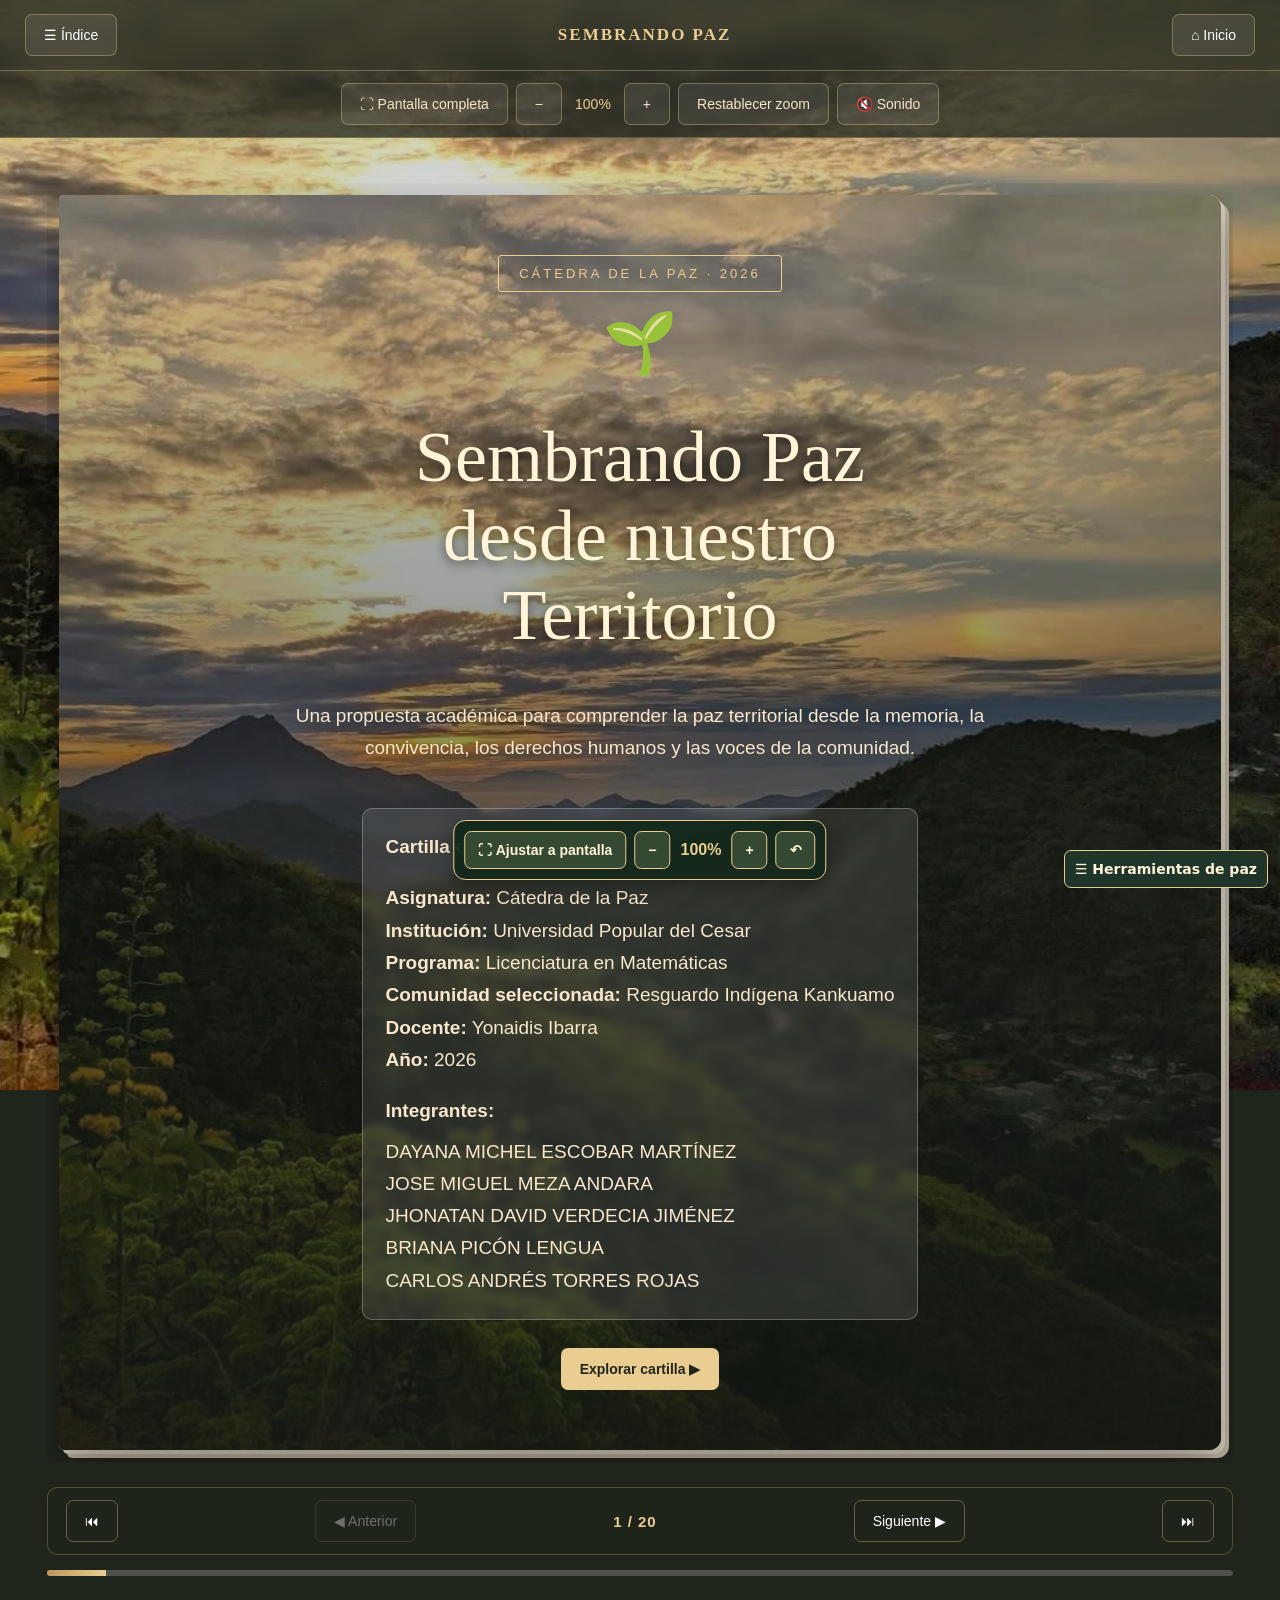
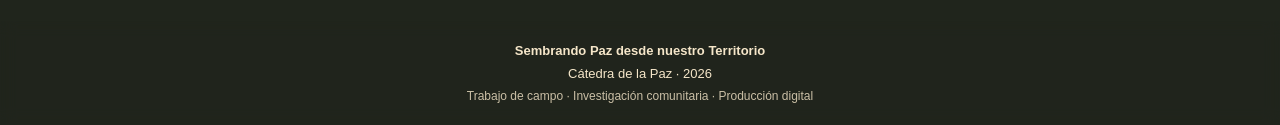
<file: index.html>
<!DOCTYPE html>
<html lang="es">

<head>

    <meta charset="UTF-8">

    <meta name="viewport"
          content="width=device-width, initial-scale=1.0">

    <meta name="description"
          content="Cartilla digital interactiva sobre paz territorial,
          derechos humanos, convivencia y construcción de paz.">

    <meta name="author"
          content="Proyecto académico - Cátedra de la Paz">

    <meta name="theme-color" content="#20251C">

    <title>
        Sembrando Paz desde nuestro Territorio
    </title>

    <!-- CONEXIÓN CON EL ARCHIVO DE DISEÑO -->

    <link rel="stylesheet" href="./estilos.css?v=29">
    
    <link rel="stylesheet" href="./mejoras-paz.css?v=29">

    <!-- CONEXIÓN CON EL ARCHIVO DE PROGRAMACIÓN -->

    <script src="./script.js?v=29" defer></script>
    
    <script src="./mejoras-paz.js?v=29" defer></script>
    
    <script src="./ajuste-pantalla.js?v=29" defer></script>


    <style>

        .herramientas {
            display: flex;
            align-items: center;
            justify-content: center;
            flex-wrap: wrap;
            gap: 8px;
            padding: 12px;
            background: rgba(32, 37, 28, 0.75);
            border-bottom: 1px solid rgba(233,205,145,0.25);
        }

        .herramientas button {
            background: rgba(255,255,255,0.08);
            border: 1px solid rgba(233,205,145,0.35);
            color: #F5E6C9;
        }

        .herramientas button:hover {
            background: #495126;
        }

        #zoom {
            color: #E9CD91;
            font-size: 14px;
            padding: 5px;
        }

        .escenario-libro {
            overflow: auto;
            padding: 12px;
        }

        .credito {
            font-size: 12px;
            opacity: 0.8;
            margin-top: 8px;
        }

        @media (max-width: 768px) {

            .herramientas {
                padding: 8px;
                gap: 5px;
            }

            .herramientas button {
                font-size: 11px;
                padding: 8px 10px;
            }

            .escenario-libro {
                padding: 5px;
            }

        }

    </style>

</head>

<body>

    <!-- ===================================
         ENCABEZADO PRINCIPAL
    ==================================== -->

    <header>

        <button type="button"
                onclick="irPagina(1)"
                aria-label="Abrir índice">

            ☰ Índice

        </button>

        <strong>
            SEMBRANDO PAZ
        </strong>

        <button type="button"
                onclick="irPagina(0)"
                aria-label="Regresar a la portada">

            ⌂ Inicio

        </button>

    </header>


    <!-- ===================================
         HERRAMIENTAS DEL LIBRO DIGITAL
    ==================================== -->

    <nav class="herramientas"
         aria-label="Herramientas de lectura">

        <button type="button"
                onclick="pantallaCompleta()"
                title="Activar pantalla completa">

            ⛶ Pantalla completa

        </button>

        <button type="button"
                onclick="disminuirZoom()"
                title="Disminuir tamaño">

            −

        </button>

        <span id="zoom" aria-live="polite">

            100%

        </span>

        <button type="button"
                onclick="aumentarZoom()"
                title="Aumentar tamaño">

            +

        </button>

        <button type="button"
                onclick="restaurarZoom()">

            Restablecer zoom

        </button>

        <button type="button"
                id="sonido"
                onclick="activarSonido()"
                aria-pressed="false">

            🔇 Sonido

        </button>

    </nav>


    <!-- ===================================
         CONTENEDOR PRINCIPAL
    ==================================== -->

    <main class="contenedor">


        <!-- LIBRO DIGITAL -->

        <div class="escenario-libro">

            <article id="libro"
                     class="libro"
                     aria-label="Cartilla digital interactiva">

                <p>Cargando cartilla digital...</p>

            </article>

        </div>


        <!-- ===================================
             NAVEGACIÓN ENTRE PÁGINAS
        ==================================== -->

        <nav class="navegacion"
             aria-label="Navegación de páginas">

            <button type="button"
                    onclick="irPagina(0)"
                    title="Primera página">

                ⏮

            </button>

            <button type="button"
                    id="anterior"
                    onclick="cambiar(-1)">

                ◀ Anterior

            </button>

            <strong id="contador"
                    aria-live="polite">

                1 / 20

            </strong>

            <button type="button"
                    id="siguiente"
                    onclick="cambiar(1)">

                Siguiente ▶

            </button>

            <button type="button"
                    onclick="irPagina(19)"
                    title="Última página">

                ⏭

            </button>

        </nav>


        <!-- ===================================
             BARRA DE PROGRESO
        ==================================== -->

        <div class="progreso"
             aria-label="Progreso de lectura">

            <div class="barra"
                 id="barra">

            </div>

        </div>


    </main>


    <!-- ===================================
         PIE DE PÁGINA
    ==================================== -->

    <footer>

        <div>

            <strong>
                Sembrando Paz desde nuestro Territorio
            </strong>

        </div>

        <div style="margin-top:8px;">

            Cátedra de la Paz · 2026

        </div>

        <div class="credito">

            Trabajo de campo · Investigación comunitaria
            · Producción digital

        </div>

    </footer>


    <!-- MENSAJE SI JAVASCRIPT ESTÁ DESACTIVADO -->

    <noscript>

        <p style="
            background:#ffffff;
            color:#20251C;
            padding:20px;
            text-align:center;
        ">

            Para visualizar correctamente esta cartilla,
            debes activar JavaScript en tu navegador.

        </p>

    </noscript>

</body>

</html>
</file>
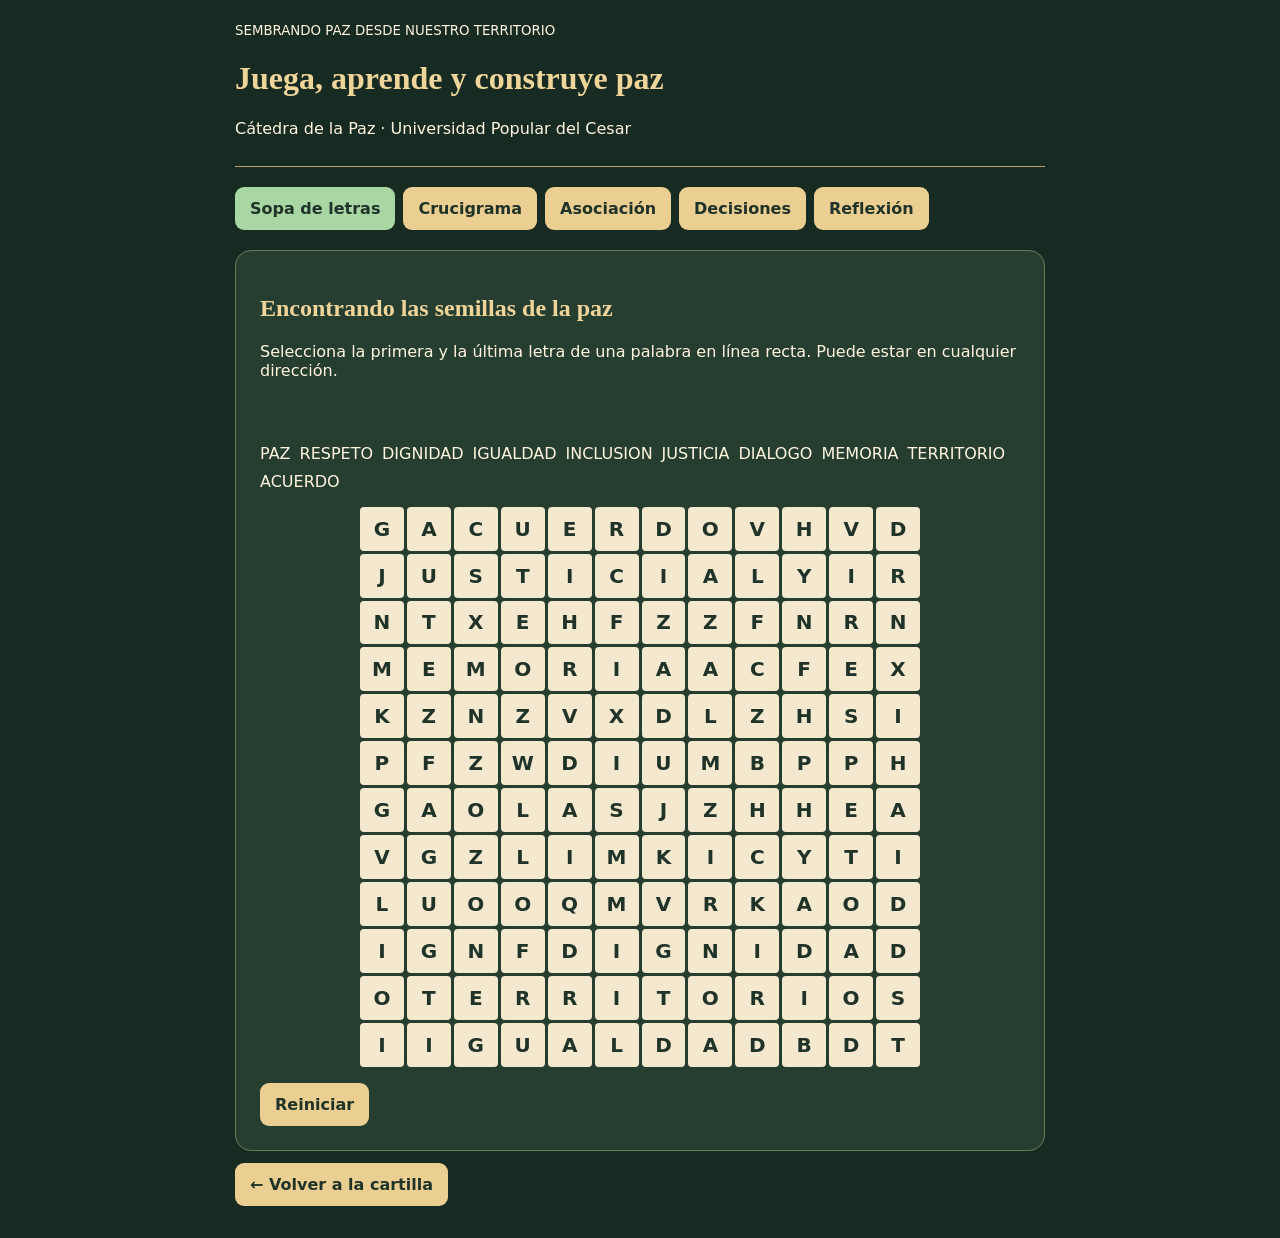
<file: juegos-paz.html>
<!doctype html><html lang="es"><meta charset="utf-8"><meta name="viewport" content="width=device-width,initial-scale=1"><title>Semillas de paz | Juegos</title><style>
*{box-sizing:border-box}body{margin:0;background:#172b22;color:#fff5df;font:16px system-ui,sans-serif}main{max-width:850px;margin:auto;padding:20px}h1,h2{font-family:Georgia,serif;color:#f0d59b}header{border-bottom:1px solid #bda36d;padding-bottom:12px}nav{display:flex;flex-wrap:wrap;gap:8px;margin:20px 0}button,a.link{background:#ebce91;color:#203329;border:0;border-radius:9px;padding:12px 15px;font:inherit;font-weight:700;cursor:pointer;text-decoration:none}button:focus-visible,input:focus-visible,textarea:focus-visible{outline:3px solid #ffb85a;outline-offset:2px}button.active{background:#a9d7a4}section{background:#263e30;border:1px solid #687b59;border-radius:16px;padding:clamp(10px,3vw,24px)}.board{display:grid;gap:3px;max-width:560px;margin:16px auto}.cell{padding:0;aspect-ratio:1;min-width:0;font-size:clamp(11px,3vw,20px);border-radius:4px;background:#f4e8ce}.cell.chosen{background:#f6ad50}.cell.found{background:#9fda9a}.words{display:flex;flex-wrap:wrap;gap:9px}.done{text-decoration:line-through;color:#a9d7a4}.status{min-height:32px;color:#f5d99b;font-weight:bold} .crosscell{position:relative;aspect-ratio:1;background:#e9d5a8;border-radius:3px;min-width:0}.crosscell input{width:100%;height:100%;text-align:center;border:0;background:transparent;color:#203329;font-size:clamp(12px,3vw,22px);font-weight:bold;padding:8px 0 0;text-transform:uppercase}.crosscell small{position:absolute;top:0;left:2px;color:#203329;font-size:9px;pointer-events:none}.correct{background:#9fda9a}.wrong{background:#ffb4a6}.pairgrid{display:grid;grid-template-columns:1fr 1fr;gap:10px}.pairgrid>div{display:grid;gap:8px;align-content:start}.pairgrid button{text-align:left;font-size:14px;min-height:58px}.pairgrid button:disabled{opacity:.65;background:#a9d7a4}.options{display:grid;gap:10px}.options button{text-align:left}textarea{width:100%;min-height:100px;padding:12px;border-radius:8px;background:#fff5df;color:#203329;font:inherit}label{display:block;margin:18px 0 6px}footer{margin:24px 0} .actions{display:flex;gap:8px;flex-wrap:wrap;margin:16px 0} @media(max-width:400px){main{padding:9px}.board{gap:2px}.pairgrid button{padding:8px;font-size:12px}}
</style><main><header><small>SEMBRANDO PAZ DESDE NUESTRO TERRITORIO</small><h1>Juega, aprende y construye paz</h1><p>Cátedra de la Paz · Universidad Popular del Cesar</p></header><nav id="nav"></nav><section id="game"></section><footer><a class="link" href="./index.html">← Volver a la cartilla</a></footer></main><script>
const letters=[["G", "A", "C", "U", "E", "R", "D", "O", "V", "H", "V", "D"], ["J", "U", "S", "T", "I", "C", "I", "A", "L", "Y", "I", "R"], ["N", "T", "X", "E", "H", "F", "Z", "Z", "F", "N", "R", "N"], ["M", "E", "M", "O", "R", "I", "A", "A", "C", "F", "E", "X"], ["K", "Z", "N", "Z", "V", "X", "D", "L", "Z", "H", "S", "I"], ["P", "F", "Z", "W", "D", "I", "U", "M", "B", "P", "P", "H"], ["G", "A", "O", "L", "A", "S", "J", "Z", "H", "H", "E", "A"], ["V", "G", "Z", "L", "I", "M", "K", "I", "C", "Y", "T", "I"], ["L", "U", "O", "O", "Q", "M", "V", "R", "K", "A", "O", "D"], ["I", "G", "N", "F", "D", "I", "G", "N", "I", "D", "A", "D"], ["O", "T", "E", "R", "R", "I", "T", "O", "R", "I", "O", "S"], ["I", "I", "G", "U", "A", "L", "D", "A", "D", "B", "D", "T"]], words=["PAZ", "RESPETO", "DIGNIDAD", "IGUALDAD", "INCLUSION", "JUSTICIA", "DIALOGO", "MEMORIA", "TERRITORIO", "ACUERDO"], entries=[{"w": "DIGNIDAD", "r": 8, "c": 6, "dr": 0, "dc": 1, "clue": "Valor inherente de cada persona."}, {"w": "DIALOGO", "r": 3, "c": 8, "dr": 1, "dc": 0, "clue": "Conversación respetuosa para comprender diferencias."}, {"w": "JUSTICIA", "r": 5, "c": 1, "dr": 0, "dc": 1, "clue": "Principio que busca garantizar derechos y equidad."}, {"w": "RESPETO", "r": 0, "c": 4, "dr": 1, "dc": 0, "clue": "Reconocimiento del valor y las diferencias de otros."}, {"w": "PAZ", "r": 3, "c": 4, "dr": 0, "dc": 1, "clue": "Convivencia sin violencia y con justicia."}, {"w": "MEMORIA", "r": 3, "c": 10, "dr": 1, "dc": 0, "clue": "Recuerdo colectivo de experiencias e historia."}, {"w": "ACUERDO", "r": 0, "c": 0, "dr": 0, "dc": 1, "clue": "Compromiso construido entre las partes."}, {"w": "IGUALDAD", "r": 1, "c": 13, "dr": 1, "dc": 0, "clue": "Reconocimiento de los mismos derechos sin discriminación."}];const names=['Sopa de letras','Crucigrama','Asociación','Decisiones','Reflexión'];const g=document.getElementById('game');let current=1;const norm=s=>s.normalize('NFD').replace(/[\u0300-\u036f]/g,'').toUpperCase();function el(tag,txt,cls){let e=document.createElement(tag);if(txt)e.textContent=txt;if(cls)e.className=cls;return e}function btn(t,fn,parent=g){let b=el('button',t);b.onclick=fn;parent.append(b);return b}function base(t,desc){g.replaceChildren(el('h2',t),el('p',desc));let s=el('p','','status');s.setAttribute('aria-live','polite');g.append(s);return s}function shuffle(a){return [...a].sort(()=>Math.random()-.5)}function launch(i){current=i;history.replaceState(null,'','?j='+i);document.querySelectorAll('nav button').forEach((b,k)=>b.classList.toggle('active',k===i-1));[soup,cross,match,decide,reflect][i-1]()}names.forEach((n,i)=>btn(n,()=>launch(i+1),document.getElementById('nav')));
function soup(){let s=base('Encontrando las semillas de la paz','Selecciona la primera y la última letra de una palabra en línea recta. Puede estar en cualquier dirección.');let list=el('div','','words'), found=new Set(), start=null, cells=[];words.forEach(w=>list.append(el('span',w)));g.append(list);let b=el('div','','board');b.style.gridTemplateColumns='repeat(12,minmax(0,1fr))';g.append(b);letters.flat().forEach((x,k)=>{let c=btn(x,()=>{if(start===null){start=k;c.classList.add('chosen');return}let a=start;cells[a].classList.remove('chosen');start=null;let r=Math.floor(a/12),q=a%12,dr=Math.floor(k/12)-r,dc=k%12-q;if((!dr&&!dc)||(dr&&dc&&Math.abs(dr)!==Math.abs(dc))){s.textContent='Selecciona una línea recta.';return}let ids=Array.from({length:Math.max(Math.abs(dr),Math.abs(dc))+1},(_,j)=>(r+j*Math.sign(dr))*12+q+j*Math.sign(dc));let w=ids.map(z=>letters.flat()[z]).join('');if(!words.includes(w))w=[...w].reverse().join('');if(words.includes(w)&&!found.has(w)){found.add(w);ids.forEach(z=>cells[z].classList.add('found'));[...list.children].find(x=>x.textContent===w).classList.add('done');s.textContent=found.size===words.length?'¡Excelente! Encontraste todas las palabras.':`¡Encontraste ${w}! ${found.size}/${words.length}`;}else s.textContent='Intenta otra palabra.'},b);c.className='cell';c.setAttribute('aria-label',`Fila ${Math.floor(k/12)+1}, columna ${k%12+1}: ${x}`);cells.push(c)});btn('Reiniciar',soup)}
function cross(){let s=base('Palabras que construyen paz','Escribe una letra por casilla. Utiliza las pistas horizontales y verticales; no necesitas tildes.');let map=new Map(), inputs=new Map();entries.forEach((e,i)=>{e.num=i+1;[...e.w].forEach((x,j)=>map.set(`${e.r+j*e.dr},${e.c+j*e.dc}`,x))});let R=Math.max(...[...map.keys()].map(k=>+k.split(',')[0]))+1,C=Math.max(...[...map.keys()].map(k=>+k.split(',')[1]))+1;let b=el('div','','board');b.style.gridTemplateColumns=`repeat(${C},minmax(0,1fr))`;g.append(b);for(let r=0;r<R;r++)for(let c=0;c<C;c++){let k=`${r},${c}`,d=el('div');b.append(d);if(!map.has(k))continue;d.className='crosscell';let ns=entries.filter(e=>e.r===r&&e.c===c).map(e=>e.num);if(ns.length)d.append(el('small',ns.join('/')));let inp=el('input');inp.maxLength=1;inp.autocomplete='off';inp.setAttribute('aria-label',`Fila ${r+1}, columna ${c+1}`);inp.oninput=()=>{inp.value=norm(inp.value).replace(/[^A-Z]/g,'');d.classList.remove('correct','wrong')};inp.onkeydown=e=>{let delta={ArrowUp:[-1,0],ArrowDown:[1,0],ArrowLeft:[0,-1],ArrowRight:[0,1]}[e.key];if(delta){e.preventDefault();inputs.get(`${r+delta[0]},${c+delta[1]}`)?.focus()}};d.append(inp);inputs.set(k,inp)}for(let dr of [0,1]){g.append(el('h3',dr?'Verticales':'Horizontales'));entries.filter(e=>e.dr===dr).forEach(e=>g.append(el('p',`${e.num}. ${e.clue} (${e.w.length} letras)`)))}btn('Comprobar',()=>{let score=0;inputs.forEach((v,k)=>{let ok=v.value===map.get(k);score+=ok;v.parentNode.classList.toggle('correct',ok);v.parentNode.classList.toggle('wrong',!ok)});s.textContent=score===map.size?'¡Crucigrama completo!':`${score}/${map.size} letras correctas.`});btn('Reiniciar',cross)}
const pairs=[['Dignidad','Valor inherente de cada persona.'],['Mediación','Acompañamiento imparcial para facilitar una solución.'],['Inclusión','Participación de todas las personas sin exclusión.'],['Memoria','Reconocimiento de la historia y las experiencias colectivas.'],['Diálogo','Escucha e intercambio respetuoso de ideas.'],['Justicia social','Condiciones equitativas y acceso efectivo a derechos.']];function match(){let s=base('Conectando saberes','Selecciona un concepto y luego su definición.');let a=el('div','','pairgrid'),l=el('div'),r=el('div');a.append(l,r);g.append(a);let selected=null,count=0,lb=[];pairs.forEach((p,i)=>{lb[i]=btn(p[0],()=>{lb.forEach(b=>b.classList.remove('active'));selected=i;lb[i].classList.add('active')},l)});shuffle(pairs.map((p,i)=>i)).forEach(i=>{let b=btn(pairs[i][1],()=>{if(selected===null){s.textContent='Primero elige un concepto.';return}if(selected===i){b.disabled=lb[i].disabled=true;lb[i].classList.remove('active');selected=null;count++;s.textContent=count===pairs.length?'¡Todas las parejas correctas!':`¡Correcto! ${count}/${pairs.length}`}else s.textContent='Esa definición no corresponde. Vuelve a intentarlo.'},r)});btn('Reiniciar',match)}
const cases=[['Dos estudiantes se burlan de una tradición cultural de un compañero.',['Ignorar las burlas.','Detener las burlas, escuchar al compañero y promover respeto con apoyo docente.','Responder con insultos.'],1,'La inclusión requiere detener la discriminación y proteger la dignidad.'],['Dos familias discrepan sobre el uso de una fuente de agua.',['Dialogar y buscar un acuerdo con apoyo de autoridades propias.','Imponer una decisión por la fuerza.','Difundir rumores.'],0,'El diálogo y los acuerdos pueden proteger el bien común.'],['En un trabajo grupal no dejan participar a una estudiante.',['Hacer todo sin ella.','Dejar que se retire.','Distribuir responsabilidades y escuchar sus ideas.'],2,'La participación equitativa fortalece la convivencia.'],['Una persona recibe amenazas graves.',['Pedirle que negocie sola.','Buscar protección y acudir a autoridades competentes.','Restar importancia.'],1,'La seguridad y los derechos son prioritarios; no toda violencia se resuelve negociando.'],['Dos vecinos discuten por el ruido.',['Escuchar necesidades y acordar horarios.','Amenazar al vecino.','Publicar insultos.'],0,'Los acuerdos concretos y respetuosos ayudan a prevenir nuevos conflictos.']];function decide(){let s=base('Decisiones que transforman','Selecciona la alternativa que mejor protege los derechos y la convivencia. Situaciones hipotéticas.');let area=el('div');g.append(area);let i=0,score=0;function next(){area.replaceChildren();if(i===cases.length){area.append(el('h3',`Resultado: ${score}/${cases.length}`));btn('Volver a jugar',decide,area);return}let [q,opts,ok,why]=cases[i];s.textContent=`Situación ${i+1}/${cases.length}`;area.append(el('h3',q));let o=el('div','','options');area.append(o);opts.forEach((t,j)=>btn(t,()=>{[...o.children].forEach(b=>b.disabled=true);if(j===ok)score++;s.textContent=(j===ok?'¡Correcto! ':'Revisa tu elección. ')+why;btn('Continuar',()=>{i++;next()},area)},o))}next()}
const prompts=['¿Cómo puedes promover el respeto por la identidad cultural en tu aula?','¿Qué relación encuentras entre territorio, memoria y paz?','¿Qué harías ante una situación de exclusión en tu comunidad?','¿Cómo contribuye la restitución de derechos a la construcción de paz?','Escribe un compromiso concreto para mejorar la convivencia.'];function reflect(){let s=base('Piensa, reflexiona y siembra paz','Responde con tus propias palabras. No hay una única respuesta correcta. Las respuestas no se envían a ningún servidor.');let fields=[];prompts.forEach((q,i)=>{let l=el('label',`${i+1}. ${q}`);l.htmlFor='r'+i;let t=el('textarea');t.id='r'+i;g.append(l,t);fields.push(t)});btn('Descargar mis reflexiones',()=>{if(!fields.some(t=>t.value.trim())){s.textContent='Escribe al menos una reflexión.';return}let url=URL.createObjectURL(new Blob([prompts.map((q,i)=>q+'\n'+fields[i].value).join('\n\n')],{type:'text/plain;charset=utf-8'}));let a=el('a');a.href=url;a.download='mis-reflexiones-de-paz.txt';a.click();setTimeout(()=>URL.revokeObjectURL(url),1000);s.textContent='Reflexiones preparadas para descargar.'});btn('Limpiar respuestas',()=>{fields.forEach(t=>t.value='');s.textContent='Respuestas eliminadas.'})}launch(Math.min(5,Math.max(1,Number(new URLSearchParams(location.search).get('j'))||1)));
</script></html>
</file>
<file: estilos.css>
/* ==========================================
   SEMBRANDO PAZ DESDE NUESTRO TERRITORIO
   Diseño visual de la cartilla digital
   Cátedra de la Paz - 2026
========================================== */

/* 1. PALETA DE COLORES */

:root {
    --dorado: #E9CD91;
    --atardecer: #BD965E;
    --nubes: #8A8176;
    --horizonte: #596171;
    --vegetacion: #495126;
    --montana: #20251C;
    --papel: #FCF8EE;
    --papel-oscuro: #E9E0CE;
    --tinta: #292A24;
    --blanco: #FFFFFF;
    --sombra: rgba(0, 0, 0, 0.35);
}

* {
    box-sizing: border-box;
}

html {
    scroll-behavior: smooth;
}

/* 2. FONDO DEL TERRITORIO */

body {
    margin: 0;
    min-height: 100vh;
    font-family: Arial, Helvetica, sans-serif;
    color: var(--tinta);

    background-color: var(--montana);

    background-image:
        linear-gradient(
            rgba(20, 24, 19, 0.15),
            rgba(20, 24, 19, 0.35)
        ),
        url("imagenesfondo-territorio.jpeg");

    background-size: cover;
    background-position: center;
    background-repeat: no-repeat;
    background-attachment: fixed;
}

/* 3. BARRA SUPERIOR */

header {
    position: sticky;
    top: 0;
    z-index: 100;

    display: flex;
    align-items: center;
    justify-content: space-between;

    padding: 14px 25px;
    gap: 12px;

    color: var(--blanco);
    background: rgba(32, 37, 28, 0.80);
    backdrop-filter: blur(12px);

    border-bottom: 1px solid
        rgba(233, 205, 145, 0.35);
}

header strong {
    font-family: Georgia, serif;
    font-size: 17px;
    letter-spacing: 2px;
    text-align: center;
    color: var(--dorado);
}

/* 4. BOTONES GENERALES */

button {
    border: 1px solid transparent;
    border-radius: 7px;

    padding: 12px 18px;

    background: var(--montana);
    color: var(--blanco);

    font-size: 14px;
    cursor: pointer;

    transition:
        background 0.25s,
        transform 0.25s,
        box-shadow 0.25s;
}

button:hover {
    background: var(--vegetacion);
    transform: translateY(-2px);
    box-shadow: 0 4px 12px
        rgba(0, 0, 0, 0.18);
}

button:disabled {
    opacity: 0.35;
    cursor: default;
    transform: none;
}

button:focus-visible {
    outline: 3px solid var(--dorado);
    outline-offset: 4px;
}

header button {
    background: rgba(255, 255, 255, 0.08);
    border-color: rgba(233, 205, 145, 0.35);
}

/* 5. CONTENEDOR DEL LIBRO */

.contenedor {
    width: 95%;
    max-width: 1250px;
    margin: 30px auto;
    padding: 15px;
}

.escenario-libro {
    perspective: 2500px;
    width: 100%;
}

/* 6. LIBRO DIGITAL */

.libro {
    position: relative;
    width: 100%;
    min-height: 650px;

    background: var(--papel);

    border-radius: 5px 12px 12px 5px;

    box-shadow:
        0 18px 45px var(--sombra),
        4px 4px 0 #D9D0BF,
        8px 8px 0 #BDB5A5;

    padding: 45px;

    transform-style: preserve-3d;
}

/* 7. LIBRO ABIERTO EN DOS PÁGINAS */

.libro.doble {
    display: grid;
    grid-template-columns: 1fr 1fr;
    gap: 0;
    padding: 0;
    overflow: hidden;
}

.pagina {
    position: relative;
    min-width: 0;
    min-height: 650px;

    padding: 45px 40px 65px;

    background: var(--papel);
    line-height: 1.7;

    overflow-wrap: break-word;
}

.pagina.izquierda {
    background: linear-gradient(
        to right,
        #FCF8EE 0%,
        #FCF8EE 90%,
        #DDD2BC 100%
    );

    border-right: 1px solid #C6BBA7;
}

.pagina.derecha {
    background: linear-gradient(
        to left,
        #FCF8EE 0%,
        #FCF8EE 90%,
        #DDD2BC 100%
    );
}

.numero-pagina {
    position: absolute;
    bottom: 22px;
    right: 30px;

    font-family: Georgia, serif;
    font-size: 14px;
    color: var(--nubes);
}

/* 8. PORTADA FOTOGRÁFICA */

.libro.portada-libro {
    padding: 0;
    overflow: hidden;
}

.portada {
    position: relative;

    min-height: 650px;
    padding: 60px 40px;

    display: flex;
    flex-direction: column;
    align-items: center;
    justify-content: center;

    text-align: center;

    color: var(--blanco);

    background-image:
        linear-gradient(
            rgba(20, 25, 19, 0.20),
            rgba(20, 25, 19, 0.85)
        ),
        url("imagenesfondo-territorio.jpeg");

    background-position: center;
    background-size: cover;
}

.portada h1 {
    font-family: Georgia, "Times New Roman", serif;
    font-size: clamp(36px, 6vw, 72px);
    font-weight: normal;
    line-height: 1.1;

    max-width: 950px;
    margin: 25px 0;

    color: #FFF4D8;

    text-shadow: 0 3px 12px
        rgba(0, 0, 0, 0.6);
}

.portada p,
.portada .frase,
.portada .subtitulo {
    color: #F7E8CD;
    max-width: 700px;
    font-size: 19px;
    line-height: 1.7;
}

.portada button {
    margin-top: 20px;
    background: var(--dorado);
    color: var(--montana);
    font-weight: bold;
}

.portada button:hover {
    background: var(--atardecer);
}

.etiqueta {
    display: inline-block;
    padding: 10px 20px;

    border: 1px solid var(--dorado);
    border-radius: 3px;

    font-size: 13px;
    letter-spacing: 3px;
    color: var(--dorado);
}

.simbolo {
    font-size: 60px;
    margin: 15px 0;
}

/* 9. TIPOGRAFÍA EDITORIAL */

h1, h2, h3, h4 {
    font-family: Georgia, "Times New Roman", serif;
}

h2 {
    color: var(--montana);
    font-weight: normal;
    font-size: 34px;
    line-height: 1.2;

    margin-top: 0;
    padding-bottom: 15px;

    border-bottom: 2px solid var(--atardecer);
}

h3 {
    color: var(--vegetacion);
    font-size: 24px;
    font-weight: normal;
}

p {
    font-size: 17px;
    line-height: 1.8;
    color: var(--tinta);
}

small {
    letter-spacing: 1px;
    color: var(--nubes);
}

a {
    color: var(--vegetacion);
    text-underline-offset: 3px;
}

/* 10. ÍNDICE INTERACTIVO */

.indice {
    display: grid;
    gap: 8px;
}

.indice button {
    width: 100%;
    text-align: left;

    color: var(--montana);
    background: transparent;

    border: none;
    border-bottom: 1px solid #D8D0BE;
    border-radius: 0;

    padding: 12px 10px;
}

.indice button:hover {
    background: #E9E0CE;
    transform: translateX(4px);
}

/* 11. FOTOGRAFÍAS */

.libro img {
    display: block;
    max-width: 100%;
    height: auto;
    border-radius: 5px;
}

figure {
    margin: 20px 0;
}

figure img {
    width: 100%;
}

figcaption {
    margin-top: 8px;
    font-size: 12px;
    font-style: italic;
    color: var(--nubes);
}

.galeria {
    display: grid;
    grid-template-columns: repeat(2, 1fr);
    gap: 12px;
}

.galeria img {
    width: 100%;
    aspect-ratio: 4 / 3;
    object-fit: cover;
}

/* 12. VIDEOS Y RECURSOS HTML */

.libro iframe {
    display: block;
    width: 100%;
    aspect-ratio: 16 / 9;
    border: none;
    border-radius: 8px;
    margin: 18px 0;
    background: #20251C;
}

.libro video {
    width: 100%;
    border-radius: 8px;
}

.libro audio {
    width: 100%;
    margin: 15px 0;
}

/* 13. TESTIMONIOS Y REFLEXIONES */

.testimonio {
    padding: 24px;
    margin: 20px 0;

    background: #EEE6D5;

    border-left: 4px solid var(--atardecer);
    border-radius: 0 8px 8px 0;

    font-family: Georgia, serif;
    font-size: 19px;
    font-style: italic;
    line-height: 1.7;
}

.reflexion {
    background: #EAEBDD;
    border: 1px solid #CCD0BB;
    padding: 20px;
    border-radius: 7px;
    margin: 20px 0;
}

/* 14. TARJETAS INFORMATIVAS */

.tarjetas {
    display: grid;
    grid-template-columns: repeat(2, 1fr);
    gap: 15px;
}

.tarjeta {
    background: #FFFFFF;
    border: 1px solid #E1DACB;
    border-radius: 8px;
    padding: 20px;
}

.tarjeta h3 {
    margin-top: 0;
}

.tarjeta p {
    font-size: 15px;
}

/* 15. ACTIVIDADES INTERACTIVAS */

.actividad {
    background: #F1EBDD;
    padding: 22px;
    margin: 20px 0;

    border: 1px solid #D8C9AB;
    border-radius: 10px;
}

.opciones {
    display: grid;
    gap: 10px;
    margin: 15px 0;
}

.opciones button {
    text-align: left;
    background: white;
    color: var(--montana);
    border: 1px solid #D3C8B4;
}

.opciones button:hover {
    background: #E9E0CE;
}

.respuesta-correcta {
    background: #D8E8CD !important;
    color: #285329 !important;
    border-color: #78A575 !important;
}

.respuesta-incorrecta {
    background: #F3D8D3 !important;
    color: #8D3029 !important;
    border-color: #C98C80 !important;
}

/* 16. CÓDIGOS QR */

.codigo-qr {
    max-width: 180px;
    margin: 20px auto;
    padding: 12px;
    text-align: center;
    background: white;
    border: 1px solid #D8D0BE;
    border-radius: 8px;
}

/* 17. BARRA DE NAVEGACIÓN */

.navegacion {
    display: flex;
    align-items: center;
    justify-content: space-between;

    flex-wrap: wrap;
    gap: 10px;

    margin-top: 25px;
    padding: 12px 18px;

    background: rgba(32, 37, 28, 0.82);
    backdrop-filter: blur(10px);

    border: 1px solid
        rgba(233, 205, 145, 0.25);

    border-radius: 10px;
}

.navegacion button {
    background: transparent;
    border: 1px solid
        rgba(233, 205, 145, 0.35);
}

.navegacion button:hover {
    background: var(--vegetacion);
}

#contador {
    color: var(--dorado);
    font-size: 15px;
    letter-spacing: 1px;
    white-space: nowrap;
}

/* 18. BARRA DE PROGRESO */

.progreso {
    height: 6px;
    margin-top: 15px;
    border-radius: 10px;

    background: rgba(255, 255, 255, 0.20);

    overflow: hidden;
}

.barra {
    height: 100%;
    width: 5%;

    background: linear-gradient(
        90deg,
        var(--atardecer),
        var(--dorado)
    );

    transition: width 0.4s ease;
}

/* 19. ANIMACIÓN DE PÁGINAS */

@keyframes aparecer {
    from {
        opacity: 0;
        transform: translateX(15px);
    }
    to {
        opacity: 1;
        transform: translateX(0);
    }
}

@keyframes pasarPagina {
    0% {
        transform: rotateY(0deg);
    }
    50% {
        transform: rotateY(-70deg);
        opacity: 0.7;
    }
    100% {
        transform: rotateY(0deg);
        opacity: 1;
    }
}

.animar-pagina {
    animation: pasarPagina 0.65s ease-in-out;
    transform-origin: left center;
}

/* 20. PIE DE PÁGINA */

footer {
    padding: 22px;
    text-align: center;

    color: #F5E6C9;
    font-size: 13px;

    background: rgba(32, 37, 28, 0.75);
    backdrop-filter: blur(8px);
}

/* 21. MODO PANTALLA COMPLETA */

:fullscreen {
    background-color: var(--montana);
    overflow: auto;
}

:fullscreen .contenedor {
    max-width: 1400px;
}

/* 22. ADAPTACIÓN A TABLETAS */

@media (max-width: 1000px) {

    .pagina {
        padding: 30px 25px 60px;
    }

    h2 {
        font-size: 28px;
    }

    p {
        font-size: 16px;
    }

    .tarjetas {
        grid-template-columns: 1fr;
    }

}

/* 23. ADAPTACIÓN A CELULARES */

@media (max-width: 768px) {

    body {
        background-attachment: scroll;
    }

    header {
        padding: 12px;
    }

    header strong {
        font-size: 12px;
        letter-spacing: 1px;
    }

    .contenedor {
        width: 100%;
        padding: 12px;
        margin: 12px auto;
    }

    .libro {
        padding: 25px;
        min-height: 520px;
    }

    .libro.doble {
        grid-template-columns: 1fr;
    }

    .pagina {
        min-height: 520px;
        padding: 30px 25px 60px;
    }

    .pagina.izquierda,
    .pagina.derecha {
        background: var(--papel);
        border: none;
    }

    .portada {
        min-height: 540px;
        padding: 35px 20px;
    }

    .portada h1 {
        font-size: 40px;
    }

    .portada p {
        font-size: 16px;
    }

    .galeria,
    .tarjetas {
        grid-template-columns: 1fr;
    }

    button {
        padding: 10px 12px;
        font-size: 12px;
    }

    .navegacion {
        padding: 10px;
        gap: 5px;
    }

    #contador {
        font-size: 12px;
    }

}

/* 24. ACCESIBILIDAD */

@media (prefers-reduced-motion: reduce) {

    * {
        animation: none !important;
        transition: none !important;
        scroll-behavior: auto !important;
    }

}


/* ==========================================
   CORRECCIÓN DEL MOVIMIENTO DE LAS HOJAS
========================================== */

.libro {
    animation: none !important;
    transform: none !important;
    perspective: 2200px;
}

.libro.doble {
    overflow: visible;
}

.pagina {
    position: relative;
    backface-visibility: hidden;
    transform-style: preserve-3d;
}

.pagina.derecha {
    transform-origin: left center;
}

.pagina.izquierda {
    transform-origin: right center;
}

/* Animación para avanzar */

@keyframes hojaSiguiente {
    0% {
        transform: rotateY(-85deg);
        filter: brightness(0.85);
    }

    100% {
        transform: rotateY(0deg);
        filter: brightness(1);
    }
}

/* Animación para retroceder */

@keyframes hojaAnterior {
    0% {
        transform: rotateY(85deg);
        filter: brightness(0.85);
    }

    100% {
        transform: rotateY(0deg);
        filter: brightness(1);
    }
}

.hoja-siguiente {
    animation: hojaSiguiente 0.8s ease-in-out;
    transform-origin: left center;
    z-index: 5;
}

.hoja-anterior {
    animation: hojaAnterior 0.8s ease-in-out;
    transform-origin: right center;
    z-index: 5;
}

@media (prefers-reduced-motion: reduce) {
    .hoja-siguiente,
    .hoja-anterior {
        animation: none;
    }
}
/* MANTENER EL LIBRO COMPLETAMENTE FIJO */

#libro,
#libro.animar-pagina,
.escenario-libro {
    animation: none !important;
    transform: none !important;
    transition: none !important;
}

#libro {
    perspective: 2500px;
}

#libro .pagina {
    backface-visibility: hidden;
    transform-style: preserve-3d;
}

/* ==========================================
   CORRECCIÓN DEL SENTIDO DE LAS HOJAS
========================================== */

#libro,
#libro.animar-pagina {
    animation: none !important;
    transform: none !important;
}

#libro {
    perspective: 2500px;
}

.pagina {
    backface-visibility: hidden;
    transform-style: preserve-3d;
}

/* AVANZAR: entrada de la nueva hoja izquierda */

@keyframes hojaSiguiente {

    0% {
        transform: rotateY(90deg);
        filter: brightness(0.65);
    }

    50% {
        filter: brightness(0.85);
    }

    100% {
        transform: rotateY(0deg);
        filter: brightness(1);
    }

}

/* RETROCEDER: entrada de la nueva hoja derecha */

@keyframes hojaAnterior {

    0% {
        transform: rotateY(-90deg);
        filter: brightness(0.65);
    }

    50% {
        filter: brightness(0.85);
    }

    100% {
        transform: rotateY(0deg);
        filter: brightness(1);
    }

}

.hoja-siguiente {
    transform-origin: right center !important;
    animation: hojaSiguiente 0.8s ease-out;
    z-index: 10;
}

.hoja-anterior {
    transform-origin: left center !important;
    animation: hojaAnterior 0.8s ease-out;
    z-index: 10;
}

@media (prefers-reduced-motion: reduce) {

    .hoja-siguiente,
    .hoja-anterior {
        animation: none !important;
    }

}

/* ==========================================
   PÁGINA 3 - INTRODUCCIÓN
========================================== */

.introduccion {
    position: relative;
    display: flow-root;
}

/* FOTOGRAFÍA DE LA CASCADA */

.foto-introduccion {
    float: right;
    width: 43%;
    margin: 0 0 20px 20px;
}

.foto-introduccion img {
    display: block;
    width: 100%;
    height: auto;
    border-radius: 5px;

    box-shadow:
        0 5px 15px rgba(0,0,0,0.18);
}

.foto-introduccion figcaption {
    font-family: Georgia, serif;
    font-size: 11px;
    color: #8A8176;
    text-align: center;
    margin-top: 8px;
}

/* FRASE REFLEXIVA */

.frase-paz {
    margin: 0 0 20px;
    padding: 15px 12px;

    border-left: 3px solid #BD965E;

    color: #495126;
    font-family: Georgia, serif;
    font-style: italic;
    font-size: 19px;
    line-height: 1.6;
}

/* TEXTO PRINCIPAL */

.introduccion .texto-introduccion {
    font-family: Georgia, "Times New Roman", serif;
    font-size: 15px;
    line-height: 1.8;
    text-align: justify;
    margin-bottom: 16px;
    color: #292A24;
}

/* LETRA CAPITAL */

.introduccion .texto-introduccion:first-of-type:first-letter {
    float: left;
    font-size: 52px;
    line-height: 0.9;
    padding-right: 7px;
    padding-top: 5px;
    color: #495126;
}

/* SECCIÓN INTERACTIVA */

.titulo-explorar {
    margin-top: 25px;
    padding-bottom: 10px;
    border-bottom: 1px solid #BD965E;

    font-family: Georgia, serif;
    color: #495126;
    font-size: 22px;
}

.instruccion-introduccion {
    color: #8A8176;
    font-size: 13px;
    font-style: italic;
}

/* CUATRO ELEMENTOS INTERACTIVOS */

.explorar-introduccion {
    display: grid;
    grid-template-columns: repeat(2, minmax(0, 1fr));
    align-items: start;
    gap: 12px;
    margin-top: 20px;
}

.explorar-introduccion details {
    background: #E9E0CE;
    border: 1px solid #BD965E;
    border-radius: 8px;
    overflow: hidden;
}

.explorar-introduccion summary {
    padding: 16px 12px;

    font-weight: bold;
    font-size: 14px;
    color: #20251C;

    cursor: pointer;
    list-style: none;
    position: relative;
    padding-right: 30px;

    transition: background 0.3s;
}

.explorar-introduccion summary::-webkit-details-marker {
    display: none;
}

.explorar-introduccion summary::after {
    content: "+";
    position: absolute;
    right: 12px;
    color: #495126;
}

.explorar-introduccion details[open] summary::after {
    content: "−";
    color: #E9CD91;
}

.explorar-introduccion summary:hover {
    background: #E9CD91;
}

.explorar-introduccion summary:focus-visible {
    outline: 2px solid #495126;
    outline-offset: -3px;
}

.explorar-introduccion details[open] summary {
    background: #495126;
    color: #FFFFFF;
}

.explorar-introduccion details p {
    padding: 15px;
    margin: 0;

    font-size: 14px;
    line-height: 1.6;

    animation: ampliarIntroduccion 0.35s ease;
}

@keyframes ampliarIntroduccion {
    from {
        opacity: 0;
        transform: translateY(-5px);
    }

    to {
        opacity: 1;
        transform: translateY(0);
    }
}

/* REFLEXIÓN FINAL */

.reflexion-introduccion {
    margin-top: 25px;
    padding: 22px;

    background: linear-gradient(
        135deg,
        #495126,
        #20251C
    );

    border-radius: 8px;
    color: #E9CD91;
    text-align: center;
}

.reflexion-introduccion strong {
    font-family: Georgia, serif;
    font-size: 19px;
}

.reflexion-introduccion p {
    margin-bottom: 0;

    color: #FCF8EE;
    font-size: 14px;
    line-height: 1.7;
}

/* ADAPTACIÓN A CELULARES */

@media (max-width: 768px) {

    .foto-introduccion {
        width: 45%;
        margin-left: 15px;
    }

    .introduccion .texto-introduccion {
        font-size: 15px;
    }

    .frase-paz {
        font-size: 17px;
    }

}

@media (max-width: 480px) {

    .foto-introduccion {
        float: none;
        width: 100%;
        max-width: 320px;
        margin: 0 auto 20px;
    }

    .explorar-introduccion {
        grid-template-columns: 1fr;
    }

}

/* ==========================================
   PÁGINA 3 - FONDO COMPLETO DE LA CASCADA
========================================== */

#libro .pagina.pagina-introduccion {

    background-color: #20352A;

    background-image:
        linear-gradient(
            rgba(15, 28, 20, 0.55),
            rgba(15, 28, 20, 0.70)
        ),
        url("./introducción-cascada.png.jpeg");

    background-size: cover;
    background-position: center center;
    background-repeat: no-repeat;

    color: #FFFFFF;
}

/* OCULTAR LA FOTOGRAFÍA PEQUEÑA */

.pagina-introduccion .foto-introduccion {
    display: none;
}

/* TÍTULO PRINCIPAL */

.pagina-introduccion h2 {
    color: #FFF4D8;
    border-bottom: 2px solid #E9CD91;
    font-family: Georgia, serif;
    text-shadow: 0 2px 6px rgba(0,0,0,0.5);
}

/* ENCABEZADO */

.pagina-introduccion small {
    color: #E9CD91;
    letter-spacing: 1.5px;
}

/* CONTENIDO */

.pagina-introduccion .introduccion {
    width: 100%;
    position: relative;
}

/* TEXTO DE LA INTRODUCCIÓN */

.pagina-introduccion .texto-introduccion {
    color: #FFFFFF;
    font-family: Georgia, "Times New Roman", serif;
    font-size: 15px;
    line-height: 1.8;
    text-align: justify;
    text-shadow: 0 1px 4px rgba(0,0,0,0.85);
}

/* LETRA CAPITAL */

.pagina-introduccion
.texto-introduccion:first-of-type:first-letter {

    color: #E9CD91;
    font-size: 52px;
}

/* FRASE REFLEXIVA */

.pagina-introduccion .frase-paz {

    background: rgba(0,0,0,0.25);

    border-left: 3px solid #E9CD91;
    border-radius: 0 6px 6px 0;

    color: #FFF4D8;

    padding: 18px;

    font-size: 19px;
    font-style: italic;
    line-height: 1.6;
}

/* TÍTULO DE LAS ACTIVIDADES */

.pagina-introduccion .titulo-explorar {
    color: #E9CD91;
    border-bottom: 1px solid #E9CD91;
}

/* INSTRUCCIONES */

.pagina-introduccion .instruccion-introduccion {
    color: #FFFFFF;
}

/* BOTONES INTERACTIVOS */

.pagina-introduccion
.explorar-introduccion details {

    background: rgba(15,28,20,0.80);

    border: 1px solid #E9CD91;

    border-radius: 8px;
}

.pagina-introduccion
.explorar-introduccion summary {

    color: #FFF4D8;
    background: rgba(255,255,255,0.08);
}

.pagina-introduccion
.explorar-introduccion summary:hover {

    background: rgba(233,205,145,0.25);
}

.pagina-introduccion
.explorar-introduccion summary::after {

    color: #E9CD91;
}

.pagina-introduccion
.explorar-introduccion details[open] summary {

    background: #495126;
    color: #FFFFFF;
}

.pagina-introduccion
.explorar-introduccion details p {

    color: #FFFFFF;
}

/* REFLEXIÓN FINAL */

.pagina-introduccion
.reflexion-introduccion {

    background: rgba(15,28,20,0.80);

    border: 1px solid #E9CD91;

    color: #E9CD91;
}

.pagina-introduccion
.reflexion-introduccion p {

    color: #FFFFFF;
}

/* NÚMERO DE LA PÁGINA */

.pagina-introduccion .numero-pagina {
    color: #FFF4D8;
}

/* ADAPTACIÓN A CELULARES */

@media (max-width: 768px) {

    .pagina-introduccion .texto-introduccion {
        font-size: 15px;
        line-height: 1.7;
        text-align: left;
    }

}

/* ==========================================
   FONDO DEFINITIVO DE LA INTRODUCCIÓN
========================================== */

#libro .pagina.pagina-introduccion {

    background-color: #20352A !important;

    background-image:
        linear-gradient(
            rgba(0, 0, 0, 0.40),
            rgba(0, 0, 0, 0.55)
        ),
        url("./cascada.jpeg") !important;

    background-size: cover !important;

    background-position: center center !important;

    background-repeat: no-repeat !important;

    color: #FFFFFF;
}

/* MEJORAR LA LEGIBILIDAD DEL TEXTO */

#libro .pagina-introduccion
.texto-introduccion {

    color: #FFFFFF;

    font-weight: normal;

    text-shadow: 0 1px 4px rgba(0,0,0,0.9);

}

/* FRASE REFLEXIVA */

#libro .pagina-introduccion .frase-paz {

    background: rgba(0,0,0,0.30);

    color: #FFF4D8;

}

/* OCULTAR LA IMAGEN PEQUEÑA ANTERIOR */

#libro .pagina-introduccion .foto-introduccion {

    display: none !important;

}

/* ==========================================
   PÁGINAS 4 Y 5
   PAZ TERRITORIAL Y PAZ COMUNITARIA
========================================== */


/* FONDO FOTOGRÁFICO PÁGINA 4 */

#libro .pagina.pagina-paz-territorial {

    background-color: #172634 !important;

    background-image:
        linear-gradient(
            rgba(12, 23, 35, 0.65),
            rgba(12, 23, 35, 0.78)
        ),
        url("./paz-territorial.jpeg") !important;

    background-size: cover !important;

    background-position: center center !important;

    background-repeat: no-repeat !important;

    color: #FFFFFF;

}


/* FONDO FOTOGRÁFICO PÁGINA 5 */

#libro .pagina.pagina-paz-comunitaria {

    background-color: #243821 !important;

    background-image:
        linear-gradient(
            rgba(16, 28, 15, 0.65),
            rgba(16, 28, 15, 0.78)
        ),
        url("./paz-comunitaria.jpeg") !important;

    background-size: cover !important;

    background-position: center center !important;

    background-repeat: no-repeat !important;

    color: #FFFFFF;

}


/* TÍTULOS PRINCIPALES */

.pagina-paz-territorial h2,
.pagina-paz-comunitaria h2 {

    color: #FFF4D8;

    font-family: Georgia, serif;

    border-bottom: 2px solid #E9CD91;

    text-shadow: 0 2px 6px #00000088;

}


/* SUBTÍTULOS */

.pagina-paz-territorial h3,
.pagina-paz-comunitaria h3 {

    color: #E9CD91;

    font-family: Georgia, serif;

    font-size: 23px;

    line-height: 1.3;

    margin-top: 25px;

    margin-bottom: 12px;

}


/* ENCABEZADOS Y NÚMEROS */

.pagina-paz-territorial small,
.pagina-paz-comunitaria small {

    color: #E9CD91;

}

.pagina-paz-territorial .numero-pagina,
.pagina-paz-comunitaria .numero-pagina {

    color: #FFF4D8;

}


/* TEXTOS PRINCIPALES */

.paz-territorial,
.mirada-comunidad {

    position: relative;

    width: 100%;

}

.paz-territorial p,
.mirada-comunidad p {

    font-family: Georgia, "Times New Roman", serif;

    font-size: 15px;

    line-height: 1.8;

    text-align: justify;

    color: #FFFFFF;

    font-weight: normal;

    text-shadow: 0 1px 3px #000000AA;

}


/* ETIQUETAS TEMÁTICAS */

.etiqueta-tematica {

    display: inline-block;

    border: 1px solid #E9CD91;

    color: #E9CD91;

    padding: 9px 12px;

    border-radius: 4px;

    font-size: 10px;

    letter-spacing: 1.5px;

    margin-bottom: 18px;

    background: rgba(0,0,0,0.25);

}


/* FRASES REFLEXIVAS */

.frase-territorial {

    margin: 0 0 24px;

    padding: 18px;

    background: rgba(0,0,0,0.35);

    border-left: 3px solid #E9CD91;

    border-radius: 0 6px 6px 0;

    color: #FFF4D8;

    font-family: Georgia, serif;

    font-style: italic;

    font-size: 18px;

    line-height: 1.7;

}


/* ==========================================
   DIAGRAMA INTERACTIVO
========================================== */

.diagrama-paz {

    padding: 18px;

    margin: 25px 0;

    border-radius: 12px;

    background: rgba(10,20,24,0.78);

    border: 1px solid #E9CD91;

    box-shadow: 0 5px 15px #00000033;

}

.diagrama-circulo {

    width: 100%;

    max-width: 380px;

    aspect-ratio: 1;

    margin: 0 auto;

    position: relative;

}

.conexiones-paz {

    position: absolute;

    inset: 0;

    width: 100%;

    height: 100%;

    pointer-events: none;

}


/* CÍRCULO CENTRAL */

.centro-paz {

    position: absolute;

    top: 50%;

    left: 50%;

    transform: translate(-50%, -50%);

    width: 31%;

    aspect-ratio: 1;

    border-radius: 50%;

    background: #E9CD91;

    color: #20251C;

    display: flex;

    flex-direction: column;

    justify-content: center;

    align-items: center;

    text-align: center;

    font-family: Georgia, serif;

    font-size: clamp(12px, 1.3vw, 19px);

    box-shadow: 0 4px 20px #00000055;

}

.centro-paz span {

    font-size: 26px;

}


/* CÍRCULOS DE LOS SEIS PILARES */

.pilar {

    position: absolute;

    width: 27%;

    aspect-ratio: 1;

    border-radius: 50%;

    border: 1px solid #E9CD91;

    padding: 4px;

    display: flex;

    flex-direction: column;

    align-items: center;

    justify-content: center;

    background: #334D4C;

    color: #FFFFFF;

    font-size: clamp(9px, 1vw, 12px);

    transform: translate(-50%, -50%);

    transition:
        background 0.25s,
        transform 0.25s;

}

.pilar span {

    font-size: clamp(17px, 2vw, 26px);

    margin-bottom: 4px;

}

.pilar-1 {

    top: 15%;
    left: 50%;

}

.pilar-2 {

    top: 32%;
    left: 81%;

}

.pilar-3 {

    top: 68%;
    left: 81%;

}

.pilar-4 {

    top: 85%;
    left: 50%;

}

.pilar-5 {

    top: 68%;
    left: 19%;

}

.pilar-6 {

    top: 32%;
    left: 19%;

}

.pilar:hover,
.pilar-activo {

    transform:
        translate(-50%, -50%)
        scale(1.06);

    background: #BD965E;

    color: #20251C;

    box-shadow: 0 0 15px #E9CD9177;

}


/* INFORMACIÓN DEL PILAR SELECCIONADO */

.informacion-pilar {

    background: rgba(252,248,238,0.96);

    border-radius: 8px;

    padding: 18px;

    margin-top: 18px;

    min-height: 140px;

}

.informacion-pilar h4 {

    color: #334D4C;

    margin: 0 0 10px;

    font-size: 20px;

    font-family: Georgia, serif;

}

.paz-territorial .informacion-pilar p {

    color: #20251C;

    text-shadow: none;

    font-size: 14px;

    line-height: 1.7;

    margin: 0;

}


/* ENFOQUE TERRITORIAL */

.enfoque-kankuamo,
.reflexion-territorial {

    background: rgba(10,20,24,0.65);

    border: 1px solid #E9CD9166;

    border-left: 3px solid #E9CD91;

    border-radius: 0 8px 8px 0;

    padding: 20px;

    margin: 25px 0;

}

.enfoque-kankuamo h3 {

    margin-top: 0;

}

.reflexion-territorial strong {

    color: #E9CD91;

    font-family: Georgia, serif;

    font-size: 21px;

}

.credito-fotografico {

    display: block;

    text-align: right;

    font-size: 11px;

    margin: 20px 0;

}


/* ==========================================
   PÁGINA 5 - ENTREVISTA COMUNITARIA
========================================== */

.entrevista-comunidad {

    background: rgba(15,25,16,0.90);

    border-radius: 10px;

    overflow: hidden;

    margin: 25px 0;

    border: 1px solid #E9CD91;

    box-shadow: 0 5px 20px #00000055;

}

.encabezado-entrevista {

    padding: 20px;

    text-align: center;

}

.encabezado-entrevista span {

    color: #E9CD91;

    font-size: 11px;

    letter-spacing: 2px;

}

.encabezado-entrevista h3 {

    color: #FFF4D8;

    margin: 12px 0 0;

    font-size: 22px;

}


/* ESPACIO RESERVADO PARA EL VIDEO */

.video-reservado {

    min-height: 200px;

    aspect-ratio: 16 / 9;

    display: flex;

    flex-direction: column;

    align-items: center;

    justify-content: center;

    background: #101710;

    color: #FFFFFF;

    padding: 20px;

    gap: 10px;

    text-align: center;

}

.icono-video {

    width: 65px;

    height: 65px;

    flex-shrink: 0;

    border-radius: 50%;

    border: 2px solid #E9CD91;

    color: #E9CD91;

    display: flex;

    align-items: center;

    justify-content: center;

    font-size: 26px;

}

.mirada-comunidad .video-reservado p {

    color: #F5E6C9;

    font-size: 13px;

    margin: 0;

    text-align: center;

}

.video-reservado small {

    color: #E9CD91;

    font-size: 11px;

}


/* REPRODUCTOR REAL PARA CUANDO TENGAMOS EL VIDEO */

.video-reservado iframe,
.video-reservado video {

    width: 100%;

    aspect-ratio: 16 / 9;

    height: auto;

    border: 0;

    border-radius: 6px;

    margin: 0;

}

.datos-entrevista {

    padding: 15px 20px;

}

.mirada-comunidad .datos-entrevista p {

    color: #F5E6C9;

    font-size: 13px;

    margin: 6px 0;

    text-align: left;

}


/* PREGUNTAS Y ANÁLISIS DESPLEGABLES */

.preguntas-entrevista,
.analisis-comunitario {

    display: grid;

    gap: 10px;

    margin: 20px 0;

}

.preguntas-entrevista details,
.analisis-comunitario details {

    background: rgba(15,28,20,0.82);

    border: 1px solid #E9CD9188;

    border-radius: 7px;

    overflow: hidden;

}

.preguntas-entrevista summary,
.analisis-comunitario summary {

    position: relative;

    padding: 15px 35px 15px 15px;

    cursor: pointer;

    font-size: 14px;

    font-weight: bold;

    color: #FFF4D8;

    list-style: none;

}

.preguntas-entrevista summary::-webkit-details-marker,
.analisis-comunitario summary::-webkit-details-marker {

    display: none;

}

.preguntas-entrevista summary::after,
.analisis-comunitario summary::after {

    content: "+";

    position: absolute;

    right: 15px;

    color: #E9CD91;

}

.preguntas-entrevista details[open] summary::after,
.analisis-comunitario details[open] summary::after {

    content: "−";

}

.preguntas-entrevista details[open] summary,
.analisis-comunitario details[open] summary {

    background: #495126;

    color: #FFFFFF;

}

.preguntas-entrevista details p,
.analisis-comunitario details p {

    padding: 15px;

    margin: 0;

    color: #FFFFFF;

    font-size: 14px;

    text-align: left;

}

.preguntas-entrevista summary:focus-visible,
.analisis-comunitario summary:focus-visible {

    outline: 2px solid #E9CD91;

    outline-offset: -3px;

}


/* TABLA COMPARATIVA */

.tabla-comparativa-paz {

    width: 100%;

    overflow-x: auto;

    margin: 20px 0;

    border-radius: 8px;

}

.tabla-comparativa-paz table {

    width: 100%;

    min-width: 330px;

    border-collapse: collapse;

    font-size: 12px;

    line-height: 1.5;

}

.tabla-comparativa-paz th {

    background: #253B22;

    color: #E9CD91;

    padding: 12px 8px;

    text-align: left;

    border: 1px solid #E9CD9155;

}

.tabla-comparativa-paz td {

    padding: 12px 8px;

    border: 1px solid #D4C9B5;

    background: #FCF8EE;

    color: #20251C;

    vertical-align: top;

}

.tabla-comparativa-paz tr:nth-child(even) td {

    background: #E9E0CE;

}


/* NOTA ÉTICA */

.nota-etica {

    margin-top: 25px;

    padding: 20px;

    background: rgba(15,28,20,0.85);

    border: 1px solid #E9CD91;

    border-radius: 8px;

}

.nota-etica strong {

    color: #E9CD91;

    font-family: Georgia, serif;

    font-size: 18px;

}

.mirada-comunidad .nota-etica p {

    margin-bottom: 0;

    font-size: 13px;

}


/* ADAPTACIÓN A CELULARES */

@media (max-width: 768px) {

    .paz-territorial p,
    .mirada-comunidad p {

        font-size: 15px;

        text-align: left;

    }

    .diagrama-paz {

        padding: 10px;

    }

    .pilar {

        font-size: 10px;

    }

    .encabezado-entrevista h3 {

        font-size: 19px;

    }

    .video-reservado {

        min-height: 180px;

    }

    .pagina-paz-territorial h3,
    .pagina-paz-comunitaria h3 {

        font-size: 21px;

    }

}

/* ==========================================
   PÁGINA 5 - VIDEO COMUNITARIO
========================================== */

.video-entrevista {
    width: 100%;
    background: rgba(10, 20, 12, 0.90);
    overflow: hidden;
}

.video-entrevista iframe {
    display: block;
    width: 100%;
    aspect-ratio: 16 / 9;
    border: none;
    margin: 0;
    border-radius: 0;
    background: #000000;
}

.informacion-video {
    padding: 20px;
    text-align: center;
}

.informacion-video strong {
    color: #E9CD91;
    font-family: Georgia, serif;
    font-size: 19px;
}

.mirada-comunidad .informacion-video p {
    color: #F5E6C9;
    font-size: 13px;
    text-align: center;
}

.boton-youtube {
    display: block;
    padding: 13px 18px;
    margin: 15px 0;

    background: #B32626;
    color: #FFFFFF;

    border-radius: 7px;
    font-size: 14px;
    font-weight: bold;
    text-decoration: none;

    transition: background 0.3s;
}

.boton-youtube:hover {
    background: #D32F2F;
    color: #FFFFFF;
}

.enlace-video {
    background: rgba(255,255,255,0.08);
    border: 1px solid #E9CD9155;
    padding: 12px;
    border-radius: 6px;
}

.enlace-video small {
    display: block;
    color: #E9CD91;
    margin-bottom: 8px;
}

.enlace-video a {
    color: #FFFFFF;
    font-size: 12px;
    overflow-wrap: anywhere;
    text-decoration: underline;
}

/* ==========================================
   PÁGINAS 6 Y 7
   TERRITORIO, IDENTIDAD Y CULTURA
========================================== */


/* FOTOGRAFÍA DE LA FLOR COMO FONDO */

#libro .pagina.pagina-conociendo-territorio,
#libro .pagina.pagina-identidad-territorio {

    background-color: #39231E !important;

    background-image:
        linear-gradient(
            rgba(25, 18, 15, 0.62),
            rgba(20, 30, 17, 0.78)
        ),
        url("./flor-territorio.jpeg") !important;

    background-size: cover !important;

    background-position: center center !important;

    background-repeat: no-repeat !important;

    color: #FFFFFF;

}


/* TÍTULOS PRINCIPALES */

.pagina-conociendo-territorio h2,
.pagina-identidad-territorio h2 {

    font-family: Georgia, serif;

    color: #FFF4E3;

    border-bottom: 2px solid #E9CD91;

    text-shadow: 0 2px 6px #00000088;

}


/* SUBTÍTULOS */

.pagina-conociendo-territorio h3,
.pagina-identidad-territorio h3 {

    color: #E9CD91;

    font-family: Georgia, serif;

    font-size: 23px;

    line-height: 1.3;

    margin-top: 25px;

    margin-bottom: 12px;

}


/* TEXTOS */

.conociendo-territorio p,
.identidad-territorio p {

    color: #FFFFFF;

    font-family: Georgia, "Times New Roman", serif;

    font-size: 15px;

    font-weight: normal;

    line-height: 1.8;

    text-align: justify;

    text-shadow: 0 1px 3px #000000AA;

}


/* ENCABEZADOS Y NUMERACIÓN */

.pagina-conociendo-territorio small,
.pagina-identidad-territorio small,
.pagina-conociendo-territorio .numero-pagina,
.pagina-identidad-territorio .numero-pagina {

    color: #E9CD91;

}


/* ==========================================
   UBICACIÓN GEOGRÁFICA
========================================== */

.ubicacion-territorio {

    background: rgba(30, 40, 23, 0.85);

    border: 1px solid #E9CD91;

    border-radius: 10px;

    padding: 20px;

    margin: 24px 0;

}

.ubicacion-territorio h3 {

    margin-top: 0;

    text-align: center;

}

.dato-territorio {

    padding: 11px 8px;

    color: #FFFFFF;

    font-size: 14px;

    line-height: 1.5;

    border-bottom: 1px solid #E9CD9133;

}

.dato-territorio strong {

    color: #E9CD91;

}

.boton-mapa {

    display: block;

    padding: 13px;

    margin-top: 20px;

    border-radius: 6px;

    background: #E9CD91;

    color: #243520;

    text-decoration: none;

    text-align: center;

    font-weight: bold;

    font-size: 13px;

}

.boton-mapa:hover {

    background: #FFF4E3;

    color: #243520;

}


/* ==========================================
   COMUNIDADES DEL RESGUARDO
========================================== */

.comunidades-kankuamas {

    display: grid;

    grid-template-columns: repeat(2, minmax(0, 1fr));

    gap: 10px;

    margin: 20px 0;

}

.comunidades-kankuamas span {

    padding: 12px 8px;

    border: 1px solid #E9CD9188;

    background: rgba(30, 40, 23, 0.75);

    color: #FFF4E3;

    border-radius: 6px;

    text-align: center;

    font-size: 13px;

}


/* ==========================================
   CARACTERÍSTICAS INTERACTIVAS
========================================== */

.caracteristicas-territorio {

    display: grid;

    gap: 10px;

    margin: 20px 0;

}

.caracteristicas-territorio details {

    background: rgba(28, 36, 22, 0.85);

    border: 1px solid #E9CD9188;

    border-radius: 7px;

    overflow: hidden;

}

.caracteristicas-territorio summary {

    padding: 15px 35px 15px 15px;

    cursor: pointer;

    position: relative;

    list-style: none;

    font-weight: bold;

    font-size: 14px;

    color: #FFF4E3;

}

.caracteristicas-territorio summary::-webkit-details-marker {

    display: none;

}

.caracteristicas-territorio summary::after {

    content: "+";

    position: absolute;

    right: 15px;

    color: #E9CD91;

}

.caracteristicas-territorio details[open] summary::after {

    content: "−";

}

.caracteristicas-territorio details[open] summary {

    background: #647C32;

    color: #FFFFFF;

}

.caracteristicas-territorio details p {

    padding: 16px;

    margin: 0;

    color: #FFFFFF;

    font-size: 14px;

    line-height: 1.7;

    text-align: left;

}

.caracteristicas-territorio summary:focus-visible {

    outline: 2px solid #E9CD91;

    outline-offset: -3px;

}


/* ==========================================
   GALERÍA FOTOGRÁFICA
========================================== */

.galeria-territorial {

    display: grid;

    grid-template-columns: repeat(2, minmax(0, 1fr));

    gap: 14px;

    margin: 24px 0;

}

.galeria-territorial figure {

    margin: 0;

    padding: 5px;

    background: rgba(15, 20, 12, 0.88);

    border: 1px solid #E9CD9177;

    border-radius: 7px;

    overflow: hidden;

}

.galeria-territorial .foto-ampliable {

    display: block;

    padding: 0;

    border: none;

    border-radius: 5px;

    width: 100%;

    background: transparent;

    cursor: zoom-in;

    overflow: hidden;

}

.galeria-territorial .foto-ampliable:hover {

    transform: none;

    box-shadow: none;

}

.galeria-territorial img {

    display: block;

    width: 100%;

    height: auto;

    aspect-ratio: 4 / 3;

    object-fit: cover;

    border-radius: 5px;

    transition: transform 0.3s ease;

}

.galeria-territorial button:hover img {

    transform: scale(1.05);

}

.galeria-territorial figcaption {

    padding: 9px 4px;

    margin: 0;

    color: #FFF4E3;

    text-align: center;

    font-size: 12px;

    line-height: 1.5;

}

.galeria-territorial .foto-destacada {

    grid-column: 1 / -1;

}

.galeria-territorial .foto-destacada img {

    aspect-ratio: 16 / 10;

    object-fit: contain;

}


/* ==========================================
   VISOR DE FOTOGRAFÍAS AMPLIADAS
========================================== */

.visor-foto-territorio {

    width: min(95vw, 1100px);

    max-height: 95vh;

    padding: 18px;

    border: 1px solid #E9CD91;

    border-radius: 10px;

    background: #101510;

    color: #FFFFFF;

    overflow: auto;

}

.visor-foto-territorio::backdrop {

    background: rgba(0, 0, 0, 0.90);

}

.visor-foto-territorio img {

    display: block;

    max-width: 100%;

    max-height: 75vh;

    margin: 15px auto;

    object-fit: contain;

}

.cerrar-foto-territorio {

    display: block;

    margin-left: auto;

    color: #20251C;

    background: #E9CD91;

    border-radius: 6px;

}

.visor-foto-territorio p {

    text-align: center;

    color: #FFF4E3;

    font-size: 15px;

}


/* ==========================================
   CAMINOS PARA CONSTRUIR PAZ
========================================== */

.caminos-paz {

    padding: 20px;

    margin: 25px 0;

    background: rgba(30, 40, 23, 0.85);

    border: 1px solid #E9CD91;

    border-radius: 10px;

}

.caminos-paz h3 {

    margin-top: 0;

}

.caminos-paz div {

    display: flex;

    align-items: center;

    gap: 12px;

    padding: 12px 0;

    border-bottom: 1px solid #E9CD9133;

    color: #FFFFFF;

    font-size: 14px;

    line-height: 1.6;

}

.caminos-paz div:last-child {

    border-bottom: none;

}

.caminos-paz span {

    min-width: 34px;

    height: 34px;

    display: flex;

    justify-content: center;

    align-items: center;

    border-radius: 50%;

    background: #E9CD91;

    color: #243520;

    font-weight: bold;

}


/* ==========================================
   REFLEXIONES Y FRASES FINALES
========================================== */

.reflexion-territorio {

    padding: 20px;

    margin: 25px 0;

    background: rgba(45, 24, 22, 0.85);

    border: 1px solid #E9CD91;

    border-left: 4px solid #ED5951;

    border-radius: 8px;

}

.reflexion-territorio strong {

    color: #E9CD91;

    font-family: Georgia, serif;

    font-size: 20px;

}

.reflexion-territorio p {

    margin-bottom: 0;

    color: #FFFFFF;

}

.cierre-territorio {

    margin: 25px 0;

    padding: 25px;

    background: rgba(30, 40, 23, 0.85);

    border: 1px solid #E9CD91;

    border-radius: 8px;

    color: #FFF4E3;

    font-family: Georgia, serif;

    font-style: italic;

    text-align: center;

    font-size: 19px;

    line-height: 1.7;

}

.fuente-territorio {

    display: block;

    margin-top: 20px;

    font-size: 11px;

    line-height: 1.5;

}


/* ==========================================
   ADAPTACIÓN A CELULARES
========================================== */

@media (max-width: 768px) {

    .conociendo-territorio p,
    .identidad-territorio p {

        font-size: 15px;

        text-align: left;

    }

    .pagina-conociendo-territorio h3,
    .pagina-identidad-territorio h3 {

        font-size: 21px;

    }

    .galeria-territorial {

        gap: 10px;

    }

}

@media (max-width: 480px) {

    .galeria-territorial {

        grid-template-columns: 1fr;

    }

    .comunidades-kankuamas {

        grid-template-columns: repeat(2, minmax(0, 1fr));

    }

}

/* ==========================================
   PÁGINAS 8, 9 Y 10
   CONFLICTOS, TESTIMONIOS Y ANÁLISIS
========================================== */

/* FONDO PÁGINA 8 */

#libro .pagina.pagina-conflictos-territorio {

    background-color: #292820 !important;

    background-image:
        linear-gradient(
            rgba(20, 23, 18, 0.72),
            rgba(20, 23, 18, 0.82)
        ),
        url("./imagenesfondo-territorio.jpeg") !important;

    background-size: cover !important;
    background-position: center !important;
    background-repeat: no-repeat !important;

    color: #FFFFFF;
}

/* FONDO PÁGINA 9 */

#libro .pagina.pagina-testimonios-territorio {

    background-color: #243821 !important;

    background-image:
        linear-gradient(
            rgba(15, 25, 20, 0.65),
            rgba(15, 25, 20, 0.80)
        ),
        url("./imagenesfondo-territorio.jpeg") !important;

    background-size: cover !important;
    background-position: center !important;
    background-repeat: no-repeat !important;

    color: #FFFFFF;
}

/* FONDO PÁGINA 10 */

#libro .pagina.pagina-analisis-conflictos {

    background-color: #26352A !important;

    background-image:
        linear-gradient(
            rgba(15, 25, 20, 0.70),
            rgba(15, 25, 20, 0.82)
        ),
        url("./imagenesfondo-territorio.jpeg") !important;

    background-size: cover !important;
    background-position: center !important;
    background-repeat: no-repeat !important;

    color: #FFFFFF;
}

/* TÍTULOS PRINCIPALES */

.pagina-conflictos-territorio h2,
.pagina-testimonios-territorio h2,
.pagina-analisis-conflictos h2 {

    color: #FFF4D8;

    border-bottom: 2px solid #E9CD91;

    font-family: Georgia, serif;

    text-shadow: 0 2px 6px #00000088;

}

/* SUBTÍTULOS */

.pagina-conflictos-territorio h3,
.pagina-testimonios-territorio h3,
.pagina-analisis-conflictos h3 {

    color: #E9CD91;

    font-family: Georgia, serif;

    font-size: 23px;

    line-height: 1.4;

    margin-top: 25px;

}

/* ENCABEZADOS Y NUMERACIÓN */

.pagina-conflictos-territorio small,
.pagina-testimonios-territorio small,
.pagina-analisis-conflictos small,
.pagina-conflictos-territorio .numero-pagina,
.pagina-testimonios-territorio .numero-pagina,
.pagina-analisis-conflictos .numero-pagina {

    color: #E9CD91;

}

/* TEXTO PRINCIPAL */

.conflictos-territorio p,
.testimonios-territorio p,
.analisis-conflictos p {

    color: #FFFFFF;

    font-family: Georgia, "Times New Roman", serif;

    font-size: 15px;

    font-weight: normal;

    line-height: 1.8;

    text-align: justify;

    text-shadow: 0 1px 3px #000000AA;

}

/* PROBLEMÁTICAS INTERACTIVAS */

.problemas-interactivos {

    display: grid;

    gap: 12px;

    margin: 25px 0;

}

.problemas-interactivos details {

    background: rgba(15, 25, 18, 0.85);

    border: 1px solid #E9CD9188;

    border-radius: 8px;

    overflow: hidden;

}

.problemas-interactivos summary {

    position: relative;

    padding: 17px 35px 17px 15px;

    color: #FFF4D8;

    font-size: 15px;

    font-weight: bold;

    cursor: pointer;

    list-style: none;

}

.problemas-interactivos
summary::-webkit-details-marker {

    display: none;

}

.problemas-interactivos summary::after {

    content: "+";

    position: absolute;

    right: 15px;

    color: #E9CD91;

}

.problemas-interactivos
details[open] summary::after {

    content: "−";

}

.problemas-interactivos
details[open] summary {

    background: #495126;

    color: #FFFFFF;

}

.problemas-interactivos summary:hover {

    background: rgba(189, 150, 94, 0.30);

}

.problemas-interactivos summary:focus-visible {

    outline: 2px solid #E9CD91;

    outline-offset: -3px;

}

.contenido-problema {

    padding: 18px;

    border-top: 1px solid #E9CD9155;

}

.contenido-problema h4 {

    color: #E9CD91;

    font-family: Georgia, serif;

    font-size: 18px;

    margin: 10px 0;

}

.contenido-problema p {

    color: #FFFFFF;

    font-size: 14px;

    line-height: 1.7;

    text-align: left;

    margin: 8px 0 20px;

}

/* REPRODUCTORES DE VIDEO */

.pagina-testimonios-territorio
.entrevista-comunidad {

    margin: 30px 0;

    border: 1px solid #E9CD91;

    border-radius: 10px;

    overflow: hidden;

    background: rgba(15, 25, 18, 0.90);

}

.pagina-testimonios-territorio
.video-entrevista iframe {

    display: block;

    width: 100%;

    aspect-ratio: 16 / 9;

    border: none;

    margin: 0;

    border-radius: 0;

    background: #000000;

}

.testimonios-territorio
.informacion-video p {

    color: #F5E6C9;

    font-size: 13px;

    text-align: center;

    text-shadow: none;

}

.testimonios-territorio
.informacion-video strong {

    color: #E9CD91;

}

/* ADAPTACIÓN A CELULARES */

@media (max-width: 768px) {

    .conflictos-territorio p,
    .testimonios-territorio p,
    .analisis-conflictos p {

        font-size: 15px;

        text-align: left;

    }

    .pagina-conflictos-territorio h3,
    .pagina-testimonios-territorio h3,
    .pagina-analisis-conflictos h3 {

        font-size: 21px;

    }

    .problemas-interactivos summary {

        font-size: 13px;

    }

    .contenido-problema {

        padding: 14px;

    }

}
```

Los reproductores reutilizan los estilos que creamos para la entrevista de la página 5, por lo que tendrán la misma presentación.

## 7. Actualizar `index.html`

Cambia las versiones de los archivos a la número 17:

```html
<link rel="stylesheet" href="./estilos.css?v=17">

<script src="./script.js?v=17" defer></script>
```

Confirma todos los cambios.

<button block onClick={()=>GenUI.openUrl("https://dajamaaries-tech.github.io/sembrando-paz/?v=17")}>Visualizar páginas 8, 9 y 10 <icon name="external-link"/></button>

Presiona **Ctrl + F5** cuando GitHub haya publicado los cambios.

## 8. Verificación de los requisitos de la guía

| Requisito | Estado |
|---|---|
| Identificación de problemáticas | <icon name="check-circle" color="success"/> Contextualizada |
| Descripción de problemáticas | <icon name="check-circle" color="success"/> Elaborada |
| Primer testimonio en video | <icon name="check-circle" color="success"/> Código preparado |
| Segundo testimonio en video | <icon name="check-circle" color="success"/> Código preparado |
| Enlaces individuales | <icon name="check-circle" color="success"/> Incorporados |
| Reproductores de YouTube | <icon name="check-circle" color="success"/> Programados |
| Análisis contextual | <icon name="check-circle" color="success"/> Elaborado |
| Análisis específico de las entrevistas | <icon name="clock" color="warning"/> Pendiente de verificar el audio |
| Alternativas de solución | <icon name="check-circle" color="success"/> Elaboradas |
| Reflexión académica | <icon name="check-circle" color="success"/> Elaborada |
| Fotografías de fondo definitivas | <icon name="clock" color="warning"/> Pendientes |
| Referencias bibliográficas | <icon name="clock" color="warning"/> Página 20 |

**Envíame las fotografías que deseas utilizar como fondo de las páginas 8, 9 y 10.** Mantendremos el estilo personalizado de las hojas anteriores. También podremos ajustar el análisis específico de cada testimonio cuando dispongamos de sus transcripciones, sin modificar nuevamente todo el diseño.

/* ==========================================
   FONDOS DEFINITIVOS
   PÁGINAS 8, 9 Y 10
========================================== */


/* PÁGINA 8
   CONFLICTOS QUE AFECTAN LA PAZ
   Paisaje nocturno de la comunidad
*/

#libro .pagina.pagina-conflictos-territorio {

    background-color: #111A32 !important;

    background-image:
        linear-gradient(
            rgba(10, 15, 30, 0.48),
            rgba(10, 15, 30, 0.68)
        ),
        url("./fondo-conflictos.jpeg") !important;

    background-size: cover !important;

    background-position: center center !important;

    background-repeat: no-repeat !important;

    color: #FFFFFF;

}


/* PÁGINA 9
   ESCUCHANDO A NUESTRA COMUNIDAD
   Fotografía del colibrí
*/

#libro .pagina.pagina-testimonios-territorio {

    background-color: #182D26 !important;

    background-image:
        linear-gradient(
            rgba(12, 25, 20, 0.48),
            rgba(12, 25, 20, 0.65)
        ),
        url("./fondo-testimonios.jpeg") !important;

    background-size: cover !important;

    background-position: center center !important;

    background-repeat: no-repeat !important;

    color: #FFFFFF;

}


/* PÁGINA 10
   ANÁLISIS DE LAS PROBLEMÁTICAS
   Fotografía del ave amarilla
*/

#libro .pagina.pagina-analisis-conflictos {

    background-color: #173A60 !important;

    background-image:
        linear-gradient(
            rgba(10, 24, 42, 0.48),
            rgba(10, 24, 42, 0.68)
        ),
        url("./fondo-analisis.jpeg") !important;

    background-size: cover !important;

    background-position: center center !important;

    background-repeat: no-repeat !important;

    color: #FFFFFF;

}


/* ==========================================
   LEGIBILIDAD DE LOS TEXTOS
========================================== */

.pagina-conflictos-territorio p,
.pagina-testimonios-territorio p,
.pagina-analisis-conflictos p {

    color: #FFFFFF;

    font-weight: normal;

    text-shadow:
        0 1px 3px rgba(0,0,0,0.95),
        0 2px 6px rgba(0,0,0,0.65);

}


/* TÍTULOS DORADOS */

.pagina-conflictos-territorio h3,
.pagina-testimonios-territorio h3,
.pagina-analisis-conflictos h3 {

    color: #E9CD91;

    text-shadow:
        0 2px 5px rgba(0,0,0,0.85);

}


/* FRASES REFLEXIVAS */

.pagina-conflictos-territorio .frase-territorial,
.pagina-testimonios-territorio .frase-territorial,
.pagina-analisis-conflictos .frase-territorial {

    background: rgba(0,0,0,0.38);

    border-left: 3px solid #E9CD91;

    color: #FFF4D8;

}


/* ADAPTACIÓN A CELULARES */

@media (max-width: 768px) {

    #libro .pagina.pagina-conflictos-territorio,
    #libro .pagina.pagina-testimonios-territorio,
    #libro .pagina.pagina-analisis-conflictos {

        background-position: center center !important;

        background-size: cover !important;

    }

}

/* ==========================================
   PÁGINAS 11 Y 12
   UNIDAD DE RESTITUCIÓN DE TIERRAS
========================================== */

/* FONDO PÁGINA 11 */

#libro .pagina.pagina-institucion-paz {

    background-color: #20352A !important;

    background-image:
        linear-gradient(
            rgba(15,25,20,0.62),
            rgba(15,25,20,0.78)
        ),
        url("./imagenesfondo-territorio.jpeg") !important;

    background-size: cover !important;
    background-position: center !important;
    background-repeat: no-repeat !important;

    color: #FFFFFF;
}

/* FONDO PÁGINA 12 */

#libro .pagina.pagina-experiencia-institucional {

    background-color: #243821 !important;

    background-image:
        linear-gradient(
            rgba(15,25,20,0.58),
            rgba(15,25,20,0.75)
        ),
        url("./imagenesfondo-territorio.jpeg") !important;

    background-size: cover !important;
    background-position: center !important;
    background-repeat: no-repeat !important;

    color: #FFFFFF;
}

/* TÍTULOS PRINCIPALES */

.pagina-institucion-paz h2,
.pagina-experiencia-institucional h2 {

    color: #FFF4D8;

    font-family: Georgia, serif;

    border-bottom: 2px solid #E9CD91;

    text-shadow: 0 2px 6px #00000088;
}

/* SUBTÍTULOS */

.pagina-institucion-paz h3,
.pagina-experiencia-institucional h3 {

    color: #E9CD91;

    font-family: Georgia, serif;

    font-size: 23px;

    line-height: 1.4;

    margin-top: 25px;
}

/* ENCABEZADOS Y NUMERACIÓN */

.pagina-institucion-paz small,
.pagina-experiencia-institucional small,
.pagina-institucion-paz .numero-pagina,
.pagina-experiencia-institucional .numero-pagina {

    color: #E9CD91;
}

/* TEXTO PRINCIPAL */

.institucion-paz p,
.experiencia-institucional p {

    color: #FFFFFF;

    font-family: Georgia, "Times New Roman", serif;

    font-size: 15px;

    font-weight: normal;

    line-height: 1.8;

    text-align: justify;

    text-shadow: 0 1px 4px #000000AA;
}

/* ==========================================
   PRESENTACIÓN DE LA URT
========================================== */

.presentacion-urt {

    text-align: center;

    padding: 30px 20px;

    margin: 25px 0;

    border: 1px solid #E9CD91;

    border-radius: 12px;

    background: rgba(15,28,20,0.85);

    box-shadow: 0 5px 20px #00000044;
}

.sigla-urt {

    font-family: Georgia, serif;

    font-size: 65px;

    font-weight: bold;

    letter-spacing: 7px;

    color: #E9CD91;
}

.presentacion-urt h3 {

    color: #FFF4D8;

    margin: 15px 0 10px;

    font-size: 26px;
}

.presentacion-urt p {

    text-align: center;

    color: #F5E6C9;

    font-size: 14px;
}

/* ==========================================
   PROGRAMAS Y LÍNEAS DE ACCIÓN
========================================== */

.programas-urt {

    display: grid;

    grid-template-columns: repeat(2, minmax(0,1fr));

    gap: 14px;

    margin: 25px 0;
}

.programa-urt {

    background: rgba(20,35,22,0.85);

    border: 1px solid #E9CD9188;

    border-radius: 9px;

    padding: 17px;
}

.programa-urt:last-child {

    grid-column: 1 / -1;
}

.programa-urt span {

    display: flex;

    justify-content: center;

    align-items: center;

    width: 35px;

    height: 35px;

    border-radius: 50%;

    background: #E9CD91;

    color: #20251C;

    font-weight: bold;
}

.programa-urt h4 {

    color: #E9CD91;

    font-family: Georgia, serif;

    font-size: 18px;

    margin: 14px 0 10px;
}

.programa-urt p {

    font-size: 14px;

    line-height: 1.7;

    text-align: left;

    margin-bottom: 0;
}

/* ==========================================
   RUTA INTERACTIVA DE RESTITUCIÓN
========================================== */

.ruta-restitucion {

    padding: 20px;

    background: rgba(15,28,20,0.85);

    border: 1px solid #E9CD91;

    border-radius: 10px;

    margin: 25px 0;
}

.ruta-restitucion details {

    background: #354932;

    border: 1px solid #E9CD9188;

    border-radius: 7px;

    overflow: hidden;
}

.ruta-restitucion summary {

    padding: 16px 35px 16px 15px;

    color: #FFF4D8;

    font-weight: bold;

    font-size: 14px;

    cursor: pointer;

    list-style: none;

    position: relative;
}

.ruta-restitucion
summary::-webkit-details-marker {

    display: none;
}

.ruta-restitucion summary::after {

    content: "+";

    position: absolute;

    right: 15px;

    color: #E9CD91;
}

.ruta-restitucion
details[open] summary::after {

    content: "−";

    color: #20251C;
}

.ruta-restitucion
details[open] summary {

    background: #E9CD91;

    color: #20251C;
}

.ruta-restitucion
summary:focus-visible {

    outline: 2px solid #E9CD91;

    outline-offset: -3px;
}

.ruta-restitucion details p {

    padding: 15px;

    margin: 0;

    text-align: left;

    font-size: 14px;
}

.flecha-ruta {

    text-align: center;

    color: #E9CD91;

    font-size: 30px;

    padding: 3px;
}

.ruta-restitucion small {

    display: block;

    margin-top: 15px;

    font-size: 11px;

    line-height: 1.5;
}

/* ==========================================
   BOTÓN PÁGINA OFICIAL DE LA URT
========================================== */

.boton-institucional {

    display: block;

    background: #E9CD91;

    color: #20251C;

    border-radius: 7px;

    text-align: center;

    padding: 15px;

    margin: 25px 0;

    font-size: 14px;

    font-weight: bold;

    text-decoration: none;
}

.boton-institucional:hover {

    background: #FFF4D8;

    color: #20251C;
}

/* ==========================================
   VIDEO DE LA VISITA INSTITUCIONAL
========================================== */

.pagina-experiencia-institucional
.entrevista-comunidad {

    background: rgba(15,25,18,0.92);

    border: 1px solid #E9CD91;

    border-radius: 10px;

    overflow: hidden;

    margin: 25px 0;

    box-shadow: 0 5px 20px #00000055;
}

.pagina-experiencia-institucional
.video-entrevista iframe {

    display: block;

    width: 100%;

    aspect-ratio: 16 / 9;

    border: none;

    margin: 0;

    border-radius: 0;

    background: #000000;
}

.experiencia-institucional
.informacion-video p {

    color: #F5E6C9;

    font-size: 13px;

    text-align: center;

    text-shadow: none;
}

.experiencia-institucional
.datos-entrevista p {

    color: #F5E6C9;

    font-size: 13px;

    text-align: left;
}

/* ==========================================
   ADAPTACIÓN A CELULARES
========================================== */

@media (max-width: 768px) {

    .institucion-paz p,
    .experiencia-institucional p {

        font-size: 15px;

        text-align: left;
    }

    .pagina-institucion-paz h3,
    .pagina-experiencia-institucional h3 {

        font-size: 21px;
    }

    .sigla-urt {

        font-size: 50px;
    }

    .programas-urt {

        grid-template-columns: 1fr;
    }

    .ruta-restitucion {

        padding: 12px;
    }

    .ruta-restitucion summary {

        font-size: 13px;
    }

}

/* ==========================================
   PROGRAMAS INTERACTIVOS DE LA URT
   PÁGINA 11
========================================== */

.programas-urt-interactivos {

    display: grid;
    gap: 12px;
    margin: 25px 0;

}

.programas-urt-interactivos details {

    background: rgba(15, 28, 20, 0.85);

    border: 1px solid #E9CD9188;

    border-radius: 8px;

    overflow: hidden;

}


/* ENCABEZADO DE CADA PROGRAMA */

.programas-urt-interactivos summary {

    display: flex;

    align-items: center;

    gap: 12px;

    position: relative;

    padding: 15px 35px 15px 15px;

    color: #FFF4D8;

    font-size: 14px;

    font-weight: bold;

    line-height: 1.5;

    cursor: pointer;

    list-style: none;

    transition: background 0.25s ease;

}

.programas-urt-interactivos
summary::-webkit-details-marker {

    display: none;

}


/* NÚMERO DORADO */

.numero-programa {

    display: flex;

    align-items: center;

    justify-content: center;

    width: 34px;

    height: 34px;

    flex-shrink: 0;

    border-radius: 50%;

    background: #E9CD91;

    color: #20251C;

    font-size: 13px;

    font-weight: bold;

}


/* SÍMBOLOS PARA ABRIR Y CERRAR */

.programas-urt-interactivos summary::after {

    content: "+";

    position: absolute;

    right: 15px;

    color: #E9CD91;

    font-size: 20px;

}

.programas-urt-interactivos
details[open] summary::after {

    content: "−";

}


/* EFECTO AL PASAR EL RATÓN */

.programas-urt-interactivos summary:hover {

    background: rgba(189, 150, 94, 0.30);

}


/* PROGRAMA ABIERTO */

.programas-urt-interactivos
details[open] summary {

    background: #495126;

    color: #FFFFFF;

}


/* CONTENIDO DESPLEGABLE */

.programas-urt-interactivos details p {

    padding: 18px;

    margin: 0;

    color: #FFFFFF;

    font-family: Georgia, serif;

    font-size: 15px;

    line-height: 1.7;

    text-align: left;

    border-top: 1px solid #E9CD9155;

    animation: abrirPrograma 0.3s ease;

}


/* ANIMACIÓN SUAVE */

@keyframes abrirPrograma {

    from {
        opacity: 0;
        transform: translateY(-5px);
    }

    to {
        opacity: 1;
        transform: translateY(0);
    }

}


/* ACCESIBILIDAD */

.programas-urt-interactivos
summary:focus-visible {

    outline: 2px solid #E9CD91;

    outline-offset: -3px;

}

@media (prefers-reduced-motion: reduce) {

    .programas-urt-interactivos details p {
        animation: none;
    }

}


/* ADAPTACIÓN A CELULARES */

@media (max-width: 768px) {

    .programas-urt-interactivos summary {

        font-size: 13px;

        padding: 12px 30px 12px 12px;

    }

    .numero-programa {

        width: 30px;

        height: 30px;

    }

}

/* ==========================================
   DERECHOS HUMANOS - BOTÓN DESPLEGABLE
========================================== */

.derechos-urt {

    margin: 0;

    padding: 15px 20px;

    border: none;

    border-radius: 0;

    background: transparent;

    animation: abrirPrograma 0.3s ease;

}

.derechos-urt div {

    padding: 14px 0;

    color: #FFFFFF;

    font-size: 14px;

    line-height: 1.6;

}

@media (prefers-reduced-motion: reduce) {

    .derechos-urt {
        animation: none;
    }

}

/* ==========================================
   RUTA DE RESTITUCIÓN - BOTÓN ÚNICO
   PÁGINA 11
========================================== */

.ruta-restitucion.ruta-completa {

    margin: 0;

    padding: 18px;

    border: none;

    border-radius: 0;

    background: transparent;

    animation: abrirPrograma 0.3s ease;

}


/* RECUADROS DE CADA ETAPA */

.etapa-restitucion {

    background: rgba(53, 73, 50, 0.90);

    border: 1px solid #E9CD9188;

    border-radius: 8px;

    padding: 15px;

}


/* TÍTULOS DE LAS ETAPAS */

.etapa-restitucion h4 {

    display: flex;

    align-items: center;

    gap: 12px;

    color: #E9CD91;

    font-family: Georgia, serif;

    font-size: 17px;

    line-height: 1.5;

    margin: 0 0 12px;

}


/* NUMERACIÓN DORADA */

.etapa-restitucion h4 span {

    display: flex;

    align-items: center;

    justify-content: center;

    width: 34px;

    height: 34px;

    flex-shrink: 0;

    border-radius: 50%;

    background: #E9CD91;

    color: #20251C;

    font-size: 13px;

    font-weight: bold;

}


/* DESCRIPCIÓN DE CADA ETAPA */

.programas-urt-interactivos
.etapa-restitucion p {

    padding: 0;

    margin: 0;

    color: #FFFFFF;

    border: none;

    font-size: 14px;

    line-height: 1.7;

    text-align: left;

    animation: none;

}


/* FLECHAS ENTRE LAS ETAPAS */

.ruta-completa .flecha-ruta {

    color: #E9CD91;

    font-size: 28px;

    text-align: center;

    padding: 8px;

}


/* ADAPTACIÓN A CELULARES */

@media (max-width: 768px) {

    .ruta-restitucion.ruta-completa {

        padding: 12px;

    }

    .etapa-restitucion h4 {

        font-size: 15px;

    }

}

@media (prefers-reduced-motion: reduce) {

    .ruta-restitucion.ruta-completa {

        animation: none;

    }

}

/* ==========================================
   APRENDIZAJES Y REFLEXIONES SOBRE LA URT
   BOTÓN ÚNICO - PÁGINA 12
========================================== */

.aprendizajes-urt {

    display: grid;

    gap: 15px;

    padding: 18px;

    background: transparent;

    animation: abrirPrograma 0.3s ease;

}


/* INTRODUCCIÓN DE LOS APRENDIZAJES */

.programas-urt-interactivos
.introduccion-aprendizajes {

    padding: 0;

    margin: 0 0 8px;

    border: none;

    color: #FFFFFF;

    font-size: 15px;

    line-height: 1.8;

    text-align: justify;

    animation: none;

}


/* RECUADROS DE CADA APRENDIZAJE */

.aprendizaje-urt {

    background: rgba(53, 73, 50, 0.90);

    border: 1px solid #E9CD9188;

    border-radius: 8px;

    padding: 18px;

}


/* TÍTULOS DORADOS */

.aprendizaje-urt h4 {

    color: #E9CD91;

    font-family: Georgia, serif;

    font-size: 18px;

    line-height: 1.5;

    margin: 0 0 12px;

}


/* DESCRIPCIONES */

.programas-urt-interactivos
.aprendizaje-urt p {

    padding: 0;

    margin: 0;

    border: none;

    color: #FFFFFF;

    font-family: Georgia, serif;

    font-size: 14px;

    line-height: 1.8;

    text-align: left;

    animation: none;

}


/* ADAPTACIÓN A CELULARES */

@media (max-width: 768px) {

    .aprendizajes-urt {

        padding: 12px;

        gap: 10px;

    }

    .aprendizaje-urt {

        padding: 14px;

    }

    .aprendizaje-urt h4 {

        font-size: 16px;

    }

    .programas-urt-interactivos
    .introduccion-aprendizajes {

        text-align: left;

    }

}


/* ACCESIBILIDAD */

@media (prefers-reduced-motion: reduce) {

    .aprendizajes-urt {

        animation: none;

    }

}

/* ==========================================
   PÁGINAS 13, 14 Y 15
   DERECHOS HUMANOS, CONFLICTOS Y VOCES
========================================== */


/* FONDOS PROVISIONALES */

#libro .pagina.pagina-derechos-humanos {

    background-color: #20352A !important;

    background-image:
        linear-gradient(
            rgba(15,25,20,0.58),
            rgba(15,25,20,0.78)
        ),
        url("./imagenesfondo-territorio.jpeg") !important;

    background-size: cover !important;
    background-position: center !important;
    background-repeat: no-repeat !important;

    color: #FFFFFF;

}


#libro .pagina.pagina-resolucion-conflictos {

    background-color: #243821 !important;

    background-image:
        linear-gradient(
            rgba(15,25,20,0.58),
            rgba(15,25,20,0.78)
        ),
        url("./imagenesfondo-territorio.jpeg") !important;

    background-size: cover !important;
    background-position: center !important;
    background-repeat: no-repeat !important;

    color: #FFFFFF;

}


#libro .pagina.pagina-voces-territorio {

    background-color: #20352A !important;

    background-image:
        linear-gradient(
            rgba(15,25,20,0.58),
            rgba(15,25,20,0.78)
        ),
        url("./imagenesfondo-territorio.jpeg") !important;

    background-size: cover !important;
    background-position: center !important;
    background-repeat: no-repeat !important;

    color: #FFFFFF;

}


/* TÍTULOS PRINCIPALES */

.pagina-derechos-humanos h2,
.pagina-resolucion-conflictos h2,
.pagina-voces-territorio h2 {

    color: #FFF4D8;

    font-family: Georgia, serif;

    border-bottom: 2px solid #E9CD91;

    text-shadow: 0 2px 6px #000000AA;

}


/* SUBTÍTULOS */

.pagina-derechos-humanos h3,
.pagina-resolucion-conflictos h3,
.pagina-voces-territorio h3 {

    color: #E9CD91;

    font-family: Georgia, serif;

    font-size: 23px;

    line-height: 1.4;

    margin-top: 25px;

}


/* TEXTOS PRINCIPALES */

.derechos-humanos-paz p,
.resolucion-conflictos-paz p,
.voces-territorio p {

    color: #FFFFFF;

    font-family: Georgia, serif;

    font-size: 15px;

    font-weight: normal;

    line-height: 1.8;

    text-align: justify;

    text-shadow: 0 1px 4px #000000AA;

}


/* ENCABEZADOS Y NUMERACIÓN */

.pagina-derechos-humanos small,
.pagina-resolucion-conflictos small,
.pagina-voces-territorio small,
.pagina-derechos-humanos .numero-pagina,
.pagina-resolucion-conflictos .numero-pagina,
.pagina-voces-territorio .numero-pagina {

    color: #E9CD91;

}


/* ==========================================
   VIDEOS VERTICALES
   GALERÍA AUDIOVISUAL DEL TERRITORIO
========================================== */

.video-voz-territorio {

    display: flex;

    flex-direction: column;

    align-items: center;

    gap: 12px;

    padding: 18px;

    background: rgba(10,20,12,0.90);

    border-top: 1px solid #E9CD9155;

    animation: abrirPrograma 0.3s ease;

}


.video-voz-territorio video {

    display: block;

    width: 100%;

    max-width: 300px;

    max-height: 65vh;

    aspect-ratio: 9 / 16;

    object-fit: contain;

    background: #000000;

    border: 1px solid #E9CD9188;

    border-radius: 8px;

}


.programas-urt-interactivos
.video-voz-territorio p {

    padding: 0;

    margin: 0;

    border: none;

    font-size: 14px;

    color: #FFF4D8;

    text-align: center;

    line-height: 1.7;

}


.video-voz-territorio small {

    display: block;

    text-align: center;

    color: #E9CD91;

    font-size: 12px;

}


/* ==========================================
   REPRODUCTORES DE YOUTUBE
========================================== */

.pagina-voces-territorio
.video-entrevista {

    margin: 12px;

    border: 1px solid #E9CD9188;

    border-radius: 8px;

    overflow: hidden;

    background: rgba(10,20,12,0.92);

}


.pagina-voces-territorio
.video-entrevista iframe {

    display: block;

    width: 100%;

    aspect-ratio: 16 / 9;

    border: none;

    background: #000000;

}


.pagina-voces-territorio
.informacion-video {

    padding: 15px;

    text-align: center;

}


/* ADAPTACIÓN A CELULARES */

@media (max-width: 768px) {

    .derechos-humanos-paz p,
    .resolucion-conflictos-paz p,
    .voces-territorio p {

        font-size: 15px;

        text-align: left;

    }

    .pagina-derechos-humanos h3,
    .pagina-resolucion-conflictos h3,
    .pagina-voces-territorio h3 {

        font-size: 21px;

    }

    .video-voz-territorio {

        padding: 12px;

    }

    .video-voz-territorio video {

        max-width: 260px;

    }

}


@media (prefers-reduced-motion: reduce) {

    .video-voz-territorio {

        animation: none;

    }

}

/* ==========================================
   PÁGINAS 16 Y 17
   ACTIVIDADES INTERACTIVAS PARA LA PAZ
========================================== */


/* FONDOS PROVISIONALES */

#libro .pagina.pagina-actividades-paz,
#libro .pagina.pagina-juegos-convivencia {

    background-color: #20352A !important;

    background-image:
        linear-gradient(
            rgba(15,25,20,0.60),
            rgba(15,25,20,0.78)
        ),
        url("./imagenesfondo-territorio.jpeg") !important;

    background-size: cover !important;

    background-position: center !important;

    background-repeat: no-repeat !important;

    color: #FFFFFF;

}


/* TÍTULOS PRINCIPALES */

.pagina-actividades-paz h2,
.pagina-juegos-convivencia h2 {

    color: #FFF4D8;

    font-family: Georgia, serif;

    border-bottom: 2px solid #E9CD91;

    text-shadow: 0 2px 6px #000000AA;

}


/* SUBTÍTULOS */

.actividades-paz h3 {

    color: #E9CD91;

    font-family: Georgia, serif;

    font-size: 23px;

    line-height: 1.4;

}


/* TEXTOS PRINCIPALES */

.actividades-paz p {

    color: #FFFFFF;

    font-family: Georgia, serif;

    font-size: 15px;

    font-weight: normal;

    line-height: 1.8;

    text-align: justify;

}


/* ==========================================
   TARJETAS DE LOS JUEGOS
========================================== */

.tarjeta-juego-paz {

    position: relative;

    display: flex;

    flex-direction: column;

    align-items: center;

    gap: 12px;

    padding: 25px 20px;

    margin: 28px 0;

    background:
        linear-gradient(
            145deg,
            rgba(31,58,37,0.96),
            rgba(13,29,20,0.94)
        );

    border: 1px solid #E9CD91;

    border-radius: 15px;

    box-shadow: 0 6px 20px #00000044;

    transition: box-shadow 0.3s ease;

}

.tarjeta-juego-paz:hover {

    box-shadow: 0 6px 25px #E9CD9133;

}


/* ICONOS */

.icono-juego-paz {

    width: 78px;

    height: 78px;

    display: flex;

    align-items: center;

    justify-content: center;

    background: #E9CD91;

    border-radius: 50%;

    font-size: 40px;

    margin-bottom: 8px;

}


/* NUMERACIÓN DE LA ACTIVIDAD */

.tarjeta-juego-paz small {

    color: #E9CD91;

    font-size: 11px;

    text-align: center;

    letter-spacing: 1px;

}


/* TÍTULOS DE LOS JUEGOS */

.tarjeta-juego-paz h3 {

    margin: 5px 0;

    text-align: center;

    color: #FFF4D8;

    font-size: 24px;

}


/* TIPO DE ACTIVIDAD */

.tipo-juego-paz {

    display: inline-block;

    padding: 8px 14px;

    border: 1px solid #E9CD9188;

    border-radius: 25px;

    color: #E9CD91;

    font-size: 11px;

    font-weight: bold;

    letter-spacing: 0.7px;

    text-align: center;

}


.tarjeta-juego-paz p {

    color: #FFFFFF;

    text-align: center;

    font-size: 14px;

    margin: 5px 0;

    line-height: 1.8;

}


/* INFORMACIÓN DE CADA JUEGO */

.datos-juego-paz {

    display: flex;

    justify-content: center;

    flex-wrap: wrap;

    gap: 8px;

    margin: 8px 0;

}

.datos-juego-paz span {

    background: rgba(233,205,145,0.12);

    border: 1px solid #E9CD9144;

    border-radius: 6px;

    padding: 8px 10px;

    color: #FFF4D8;

    font-size: 12px;

}


/* ==========================================
   INSTRUCCIONES DESPLEGABLES
========================================== */

.instrucciones-juego {

    width: 100%;

    border: 1px solid #E9CD9188;

    border-radius: 8px;

    background: rgba(10,20,12,0.55);

    overflow: hidden;

}

.instrucciones-juego summary {

    position: relative;

    padding: 14px 35px 14px 14px;

    color: #E9CD91;

    cursor: pointer;

    font-weight: bold;

    font-size: 14px;

    list-style: none;

}

.instrucciones-juego
summary::-webkit-details-marker {

    display: none;

}

.instrucciones-juego summary::after {

    content: "+";

    position: absolute;

    right: 14px;

    font-size: 19px;

}

.instrucciones-juego[open] summary::after {

    content: "−";

}

.instrucciones-juego[open] summary {

    background: #495126;

    color: #FFFFFF;

}

.instrucciones-juego p {

    padding: 15px;

    text-align: left;

    font-size: 14px;

}


/* ==========================================
   CÓDIGOS QR
========================================== */

.qr-juego-paz {

    display: block;

    width: 155px !important;

    max-width: 100% !important;

    height: auto !important;

    padding: 5px;

    background: #FFFFFF;

    border: 2px solid #E9CD91;

    border-radius: 8px;

    margin: 10px auto 0;

    box-shadow: 0 4px 15px #00000055;

}


/* ==========================================
   BOTONES DE ACCESO A LOS JUEGOS
========================================== */

.boton-jugar-paz {

    display: block;

    width: 100%;

    padding: 15px 20px;

    margin: 12px 0 0;

    border: 1px solid #E9CD91;

    border-radius: 9px;

    background:
        linear-gradient(
            135deg,
            #E9CD91,
            #BD965E
        );

    color: #203329 !important;

    font-size: 15px;

    font-weight: bold;

    text-align: center;

    text-decoration: none;

    transition:
        transform 0.2s ease,
        box-shadow 0.2s ease;

}

.boton-jugar-paz:hover {

    transform: translateY(-2px);

    box-shadow: 0 5px 15px #E9CD9144;

    background: #FFF4D8;

}

.boton-jugar-paz:focus-visible {

    outline: 3px solid #FFFFFF;

    outline-offset: 3px;

}


/* ==========================================
   NUMERACIÓN DE LAS PÁGINAS
========================================== */

.pagina-actividades-paz .numero-pagina,
.pagina-juegos-convivencia .numero-pagina {

    color: #E9CD91;

}


/* ==========================================
   ADAPTACIÓN A CELULARES
========================================== */

@media (max-width: 768px) {

    .tarjeta-juego-paz {

        padding: 20px 15px;

    }

    .tarjeta-juego-paz h3 {

        font-size: 21px;

    }

    .actividades-paz p {

        font-size: 15px;

        text-align: left;

    }

    .tarjeta-juego-paz p {

        font-size: 14px;

        text-align: center;

    }

    .qr-juego-paz {

        width: 140px !important;

    }

    .boton-jugar-paz {

        font-size: 14px;

    }

}


@media (prefers-reduced-motion: reduce) {

    .boton-jugar-paz,
    .tarjeta-juego-paz {

        transition: none;

    }

    .boton-jugar-paz:hover {

        transform: none;

    }

}

/* ==========================================
   PÁGINAS 18, 19 Y 20
   COMPROMISOS, CONCLUSIONES Y REFERENCIAS
========================================== */


/* PÁGINA 18 - COLIBRÍ Y FLORES AMARILLAS */

#libro .pagina.pagina-compromisos-paz {

    background-color: #354932 !important;

    background-image:
        linear-gradient(
            rgba(10,25,15,0.48),
            rgba(10,25,15,0.72)
        ),
        url("./fondo-compromisos.jpeg") !important;

    background-size: cover !important;

    background-position: center center !important;

    background-repeat: no-repeat !important;

    color: #FFFFFF;

}


/* PÁGINA 19 - MARIPOSA */

#libro .pagina.pagina-conclusiones-paz {

    background-color: #354932 !important;

    background-image:
        linear-gradient(
            rgba(10,25,15,0.48),
            rgba(10,25,15,0.72)
        ),
        url("./fondo-conclusiones.jpeg") !important;

    background-size: cover !important;

    background-position: center center !important;

    background-repeat: no-repeat !important;

    color: #FFFFFF;

}


/* PÁGINA 20 - AVE MULTICOLOR */

#libro .pagina.pagina-referencias-paz {

    background-color: #163B55 !important;

    background-image:
        linear-gradient(
            rgba(10,24,35,0.45),
            rgba(10,24,35,0.72)
        ),
        url("./fondo-referencias.jpeg") !important;

    background-size: cover !important;

    background-position: center center !important;

    background-repeat: no-repeat !important;

    color: #FFFFFF;

}


/* ==========================================
   TÍTULOS Y TEXTOS
========================================== */

.pagina-compromisos-paz h2,
.pagina-conclusiones-paz h2,
.pagina-referencias-paz h2 {

    color: #FFF4D8;

    border-bottom: 2px solid #E9CD91;

    font-family: Georgia, serif;

    text-shadow: 0 2px 6px #000000AA;

}


.pagina-compromisos-paz h3,
.pagina-conclusiones-paz h3,
.pagina-referencias-paz h3 {

    color: #E9CD91;

    font-family: Georgia, serif;

    font-size: 23px;

    line-height: 1.4;

    margin-top: 25px;

    text-shadow: 0 2px 5px #000000AA;

}


.compromisos-paz p,
.conclusiones-paz p,
.referencias-paz p {

    color: #FFFFFF;

    font-family: Georgia, serif;

    font-size: 15px;

    font-weight: normal;

    line-height: 1.8;

    text-align: justify;

    text-shadow: 0 1px 4px #000000AA;

}


.pagina-compromisos-paz .numero-pagina,
.pagina-conclusiones-paz .numero-pagina,
.pagina-referencias-paz .numero-pagina {

    color: #E9CD91;

}


/* ==========================================
   COMPROMISOS DE LOS INTEGRANTES
========================================== */

.compromiso-integrante {

    padding: 20px;

    background: rgba(15,30,20,0.85);

    border-top: 1px solid #E9CD9155;

    animation: abrirPrograma 0.3s ease;

}


.compromiso-integrante h4 {

    color: #E9CD91;

    font-family: Georgia, serif;

    font-size: 19px;

    line-height: 1.5;

    margin: 0 0 12px;

}


.programas-urt-interactivos
.compromiso-integrante p {

    padding: 0;

    margin: 0;

    border: none;

    color: #FFF4D8;

    font-size: 15px;

    font-style: italic;

    line-height: 1.9;

    text-align: left;

}


/* ==========================================
   COMPROMISO INTERACTIVO DEL LECTOR
========================================== */

.semilla-paz {

    padding: 25px 20px;

    margin: 30px 0;

    background:
        linear-gradient(
            145deg,
            rgba(32,58,37,0.96),
            rgba(13,29,20,0.94)
        );

    border: 1px solid #E9CD91;

    border-radius: 12px;

    box-shadow: 0 5px 20px #00000055;

}


.icono-semilla {

    display: flex;

    align-items: center;

    justify-content: center;

    width: 75px;

    height: 75px;

    margin: 0 auto;

    border-radius: 50%;

    background: #E9CD91;

    font-size: 42px;

}


.semilla-paz h3 {

    text-align: center;

    color: #E9CD91;

}


.semilla-paz p {

    text-align: center;

    color: #FFF4D8;

    font-size: 14px;

}


.semilla-paz label {

    display: block;

    color: #E9CD91;

    font-weight: bold;

    font-size: 14px;

    margin: 20px 0 10px;

}


.semilla-paz select,
.semilla-paz textarea {

    box-sizing: border-box;

    width: 100%;

    padding: 13px;

    border: 1px solid #BD965E;

    border-radius: 7px;

    background: #FFF4E3;

    color: #203329;

    font-family: Georgia, serif;

    font-size: 15px;

    line-height: 1.7;

}


.semilla-paz textarea {

    min-height: 130px;

    resize: vertical;

}


.semilla-paz select:focus,
.semilla-paz textarea:focus {

    outline: 2px solid #E9CD91;

    outline-offset: 2px;

}


#mensaje-compromiso {

    color: #E9CD91;

    font-size: 13px;

    text-align: center;

    margin-top: 12px;

}


/* ==========================================
   REFERENCIAS BIBLIOGRÁFICAS APA 7
========================================== */

.bibliografia-apa {

    padding: 22px 18px;

    margin: 25px 0;

    background: rgba(14,30,27,0.90);

    border: 1px solid #E9CD91;

    border-radius: 10px;

    box-shadow: 0 5px 15px #00000033;

}


.bibliografia-apa p {

    color: #FFFFFF;

    font-family: Georgia, serif;

    font-size: 14px;

    line-height: 2;

    text-align: left;

    padding-left: 1.27cm;

    text-indent: -1.27cm;

    margin: 0 0 18px;

    overflow-wrap: anywhere;

}


.bibliografia-apa p:last-child {

    margin-bottom: 0;

}


.bibliografia-apa em {

    font-style: italic;

}


.bibliografia-apa a,
.enlace-referencia {

    display: inline;

    color: #E9CD91;

    text-decoration: underline;

    text-underline-offset: 3px;

    font-size: 13px;

}


.bibliografia-apa a:hover,
.enlace-referencia:hover {

    color: #FFFFFF;

}


/* ==========================================
   CIERRE FINAL DE LA CARTILLA
========================================== */

.cierre-final-cartilla {

    text-align: center;

    padding: 35px 20px;

    margin: 35px 0;

    background:
        linear-gradient(
            145deg,
            rgba(25,46,32,0.96),
            rgba(10,22,15,0.95)
        );

    border: 2px solid #E9CD91;

    border-radius: 12px;

    box-shadow: 0 5px 25px #00000055;

}


.simbolo-paz {

    font-size: 65px;

    margin-bottom: 15px;

}


.cierre-final-cartilla small {

    color: #E9CD91;

    font-size: 11px;

    letter-spacing: 1.5px;

}


.cierre-final-cartilla h3 {

    color: #E9CD91;

    font-family: Georgia, serif;

    font-size: 30px;

    line-height: 1.4;

    margin: 20px 0;

}


.linea-final-paz {

    width: 80px;

    height: 2px;

    margin: 20px auto;

    background: #E9CD91;

}


.cierre-final-cartilla p {

    color: #FFF4D8;

    font-size: 15px;

    text-align: center;

    margin: 6px 0;

}


.cierre-final-cartilla strong {

    display: block;

    color: #E9CD91;

    font-size: 21px;

    margin-top: 18px;

}


.cierre-final-cartilla blockquote {

    color: #FFF4D8;

    font-family: Georgia, serif;

    font-size: 17px;

    font-style: italic;

    line-height: 1.9;

    padding: 20px 0;

    margin: 25px 0;

    border-top: 1px solid #E9CD9155;

    border-bottom: 1px solid #E9CD9155;

}


.cierre-final-cartilla h4 {

    color: #E9CD91;

    font-family: Georgia, serif;

    font-size: 24px;

    margin: 25px 0;

}


/* ==========================================
   ADAPTACIÓN A CELULARES
========================================== */

@media (max-width: 768px) {

    .compromisos-paz p,
    .conclusiones-paz p,
    .referencias-paz p {

        font-size: 15px;

        text-align: left;

    }

    .pagina-compromisos-paz h3,
    .pagina-conclusiones-paz h3,
    .pagina-referencias-paz h3 {

        font-size: 21px;

    }

    .bibliografia-apa {

        padding: 18px 12px;

    }

    .bibliografia-apa p {

        font-size: 13px;

        padding-left: 1.27cm;

        text-indent: -1.27cm;

    }

    .semilla-paz {

        padding: 20px 15px;

    }

    .semilla-paz p,
    .cierre-final-cartilla p {

        text-align: center;

    }

    .cierre-final-cartilla h3 {

        font-size: 25px;

    }

}


@media (prefers-reduced-motion: reduce) {

    .compromiso-integrante {

        animation: none;

    }

}

/* ==========================================
   CONTROLES DE AJUSTE A PANTALLA
========================================== */

.panel-ajuste-pantalla {

    position: fixed;

    bottom: 20px;

    left: 50%;

    transform: translateX(-50%);

    display: flex;

    align-items: center;

    justify-content: center;

    gap: 8px;

    padding: 10px;

    background: rgba(20, 40, 28, 0.96);

    border: 1px solid #E9CD91;

    border-radius: 12px;

    box-shadow: 0 5px 20px #00000055;

    z-index: 9000;

}

.panel-ajuste-pantalla button {

    padding: 10px 13px;

    border: 1px solid #E9CD91;

    border-radius: 7px;

    background: #354932;

    color: #FFF4D8;

    font-size: 14px;

    font-weight: bold;

    cursor: pointer;

}

.panel-ajuste-pantalla button:hover {

    background: #E9CD91;

    color: #20352A;

}

#porcentaje-pantalla {

    min-width: 45px;

    color: #E9CD91;

    font-weight: bold;

    text-align: center;

}

@media (max-width: 768px) {

    .panel-ajuste-pantalla {

        display: none;

    }

}

@media print {

    .panel-ajuste-pantalla {

        display: none !important;

    }

}
</file>
<file: mejoras-paz.css>
#mp-panel{position:fixed;bottom:12px;right:12px;z-index:9999;width:min(340px,calc(100vw - 24px));font:14px system-ui,sans-serif;color:#fff4d8; text-align:left}#mp-panel button,#mp-dialog button{cursor:pointer;border:1px solid #bd965e;border-radius:7px;background:#354932;color:#fff4d8;padding:10px;font:inherit;transform:none;box-shadow:none}#mp-toggle{display:block;margin-left:auto;background:#20352a!important;border-color:#e9cd91!important;font-weight:bold!important}#mp-tools{background:#15241b;border:1px solid #e9cd91;border-radius:10px;padding:12px;max-height:65vh;overflow:auto;margin-top:6px;box-shadow:0 4px 24px #0007}#mp-tools[hidden]{display:none!important}.mp-grid{display:grid;grid-template-columns:1fr 1fr;gap:7px}#mp-progress{height:8px;background:#536456;border-radius:9px;overflow:hidden}#mp-progress i{display:block;height:100%;background:#e9cd91;width:0}#mp-count,#mp-status{font:13px system-ui;color:#fff4d8;margin:8px 0}#mp-dialog{background:#15241b;color:#fff4d8;border:1px solid #e9cd91;border-radius:12px;padding:20px;width:min(520px,90vw);max-height:85vh;overflow:auto;box-sizing:border-box;font:15px system-ui;z-index:10000}#mp-dialog::backdrop{background:#0009}#mp-dialog h2{color:#e9cd91;font: bold 22px Georgia}#mp-dialog .mp-content{display:grid;gap:12px}#mp-dialog .mp-content div{display:grid;gap:8px}#mp-dialog img{max-width:100%;height:auto;margin:auto}#mp-dialog a{color:#e9cd91;text-decoration:underline}#mp-dialog input{box-sizing:border-box;width:100%;padding:12px;border-radius:6px}#mp-dialog button:disabled{opacity:.65;cursor:default}.mp-close{display:block;margin-left:auto}#mp-panel button:focus-visible,#mp-dialog button:focus-visible{outline:2px solid #e9cd91;outline-offset:2px}@media print{#mp-panel,#mp-dialog{display:none!important}}
</file>
